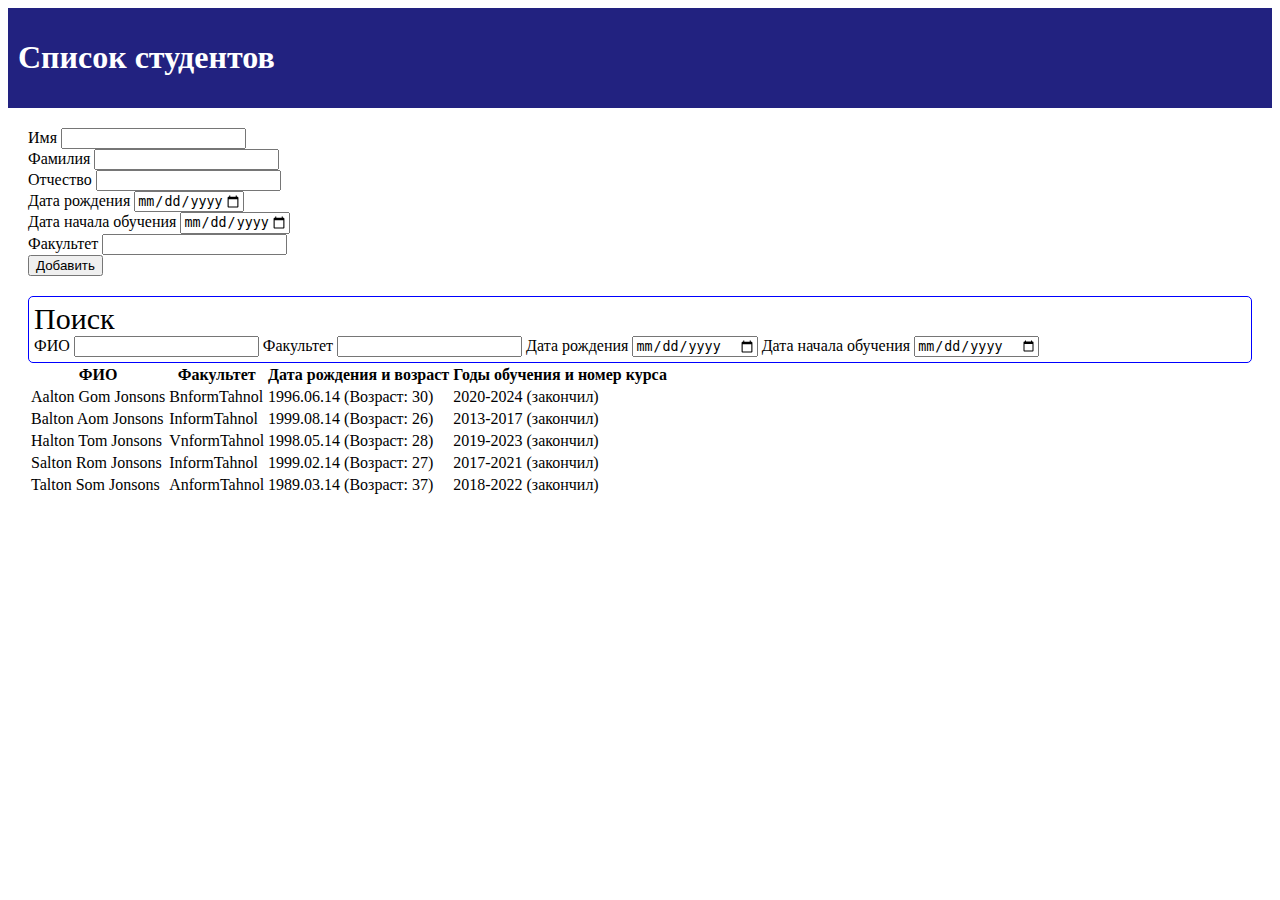
<file: Student_List/index.html>
<!doctype html>
<html lang="ru">

<head>
    <meta charset="utf-8">
    <meta name="viewport" content="width=device-width, initial-scale=1">
    <title>Students</title>
    <link href="https://cdn.jsdelivr.net/npm/bootstrap@5.2.0-beta1/dist/css/bootstrap.min.css" rel="stylesheet"
        integrity="sha384-0evHe/X+R7YkIZDRvuzKMRqM+OrBnVFBL6DOitfPri4tjfHxaWutUpFmBp4vmVor" crossorigin="anonymous">
    <link rel="stylesheet" href="./style/style.css">
    <script defer src="./JS/Student.js"></script>
    <script defer src="./JS/main.js"></script>
</head>

<body>
    <header>
        <h1>Список студентов</h1>
    </header>
    <div class="conteiner">
        <div>
            <form id="addStuent">
                <div class="mb-3">
                    <label for="name" class="form-label">Имя</label>
                    <input type="text" id="name" class="form-control">
                </div>

                <div class="mb-3">
                    <label for="surname" class="form-label">Фамилия</label>
                    <input type="text" id="surname" class="form-control">
                </div>

                <div class="mb-3">
                    <label for="lastname" class="form-label">Отчество</label>
                    <input type="text" id="lastname" class="form-control">
                </div>

                <div class="mb-3">
                    <label for="birthDate" class="form-label">Дата рождения</label>
                    <input type="date" id="birthDate" class="form-control" min="1900-01-01" max="">
                </div>

                <div class="mb-3">
                    <label for="startDate" class="form-label">Дата начала обучения</label>
                    <input type="date" id="startDate" class="form-control" min="2000-01-01" max="">
                </div>

                <div class="mb-3">
                    <label for="faculty" class="form-label">Факультет</label>
                    <input type="text" id='faculty' class="form-control">
                </div>

                <button type="submit" class="btn btn-primary">Добавить</button>
            </form>
        </div>

        <div class="search">
            <div class="searchName">Поиск</div>
            <label for="fioS">ФИО</label>
            <input type="text" id="fioS" class="form-control" data-column="fio">

            <label for="facultyS">Факультет</label>
            <input type="text" id="facultyS" class="form-control" data-column="faculty">

            <label for="birthDateS">Дата рождения</label>
            <input type="date" id="birthDateS" class="form-control" data-column="birthDate">

            <label for="startDateS">Дата начала обучения</label>
            <input type="date" id="startDateS" class="form-control" data-column="startDate">
        </div>

        <div class="tableDiv">
            <table class="table table-striped">
                <thead id="thead">
                    <th data-column="fio">ФИО</th>
                    <th data-column="faculty">Факультет</th>
                    <th data-column="birthDate">Дата рождения и возраст</th>
                    <th data-column="startDate">Годы обучения и номер курса</th>
                </thead>
                <tbody id="student-list">

                </tbody>
            </table>

        </div>
    </div>


    <script src="https://cdn.jsdelivr.net/npm/bootstrap@5.2.0-beta1/dist/js/bootstrap.bundle.min.js"
        integrity="sha384-pprn3073KE6tl6bjs2QrFaJGz5/SUsLqktiwsUTF55Jfv3qYSDhgCecCxMW52nD2"
        crossorigin="anonymous"></script>
</body>

</html>
</file>
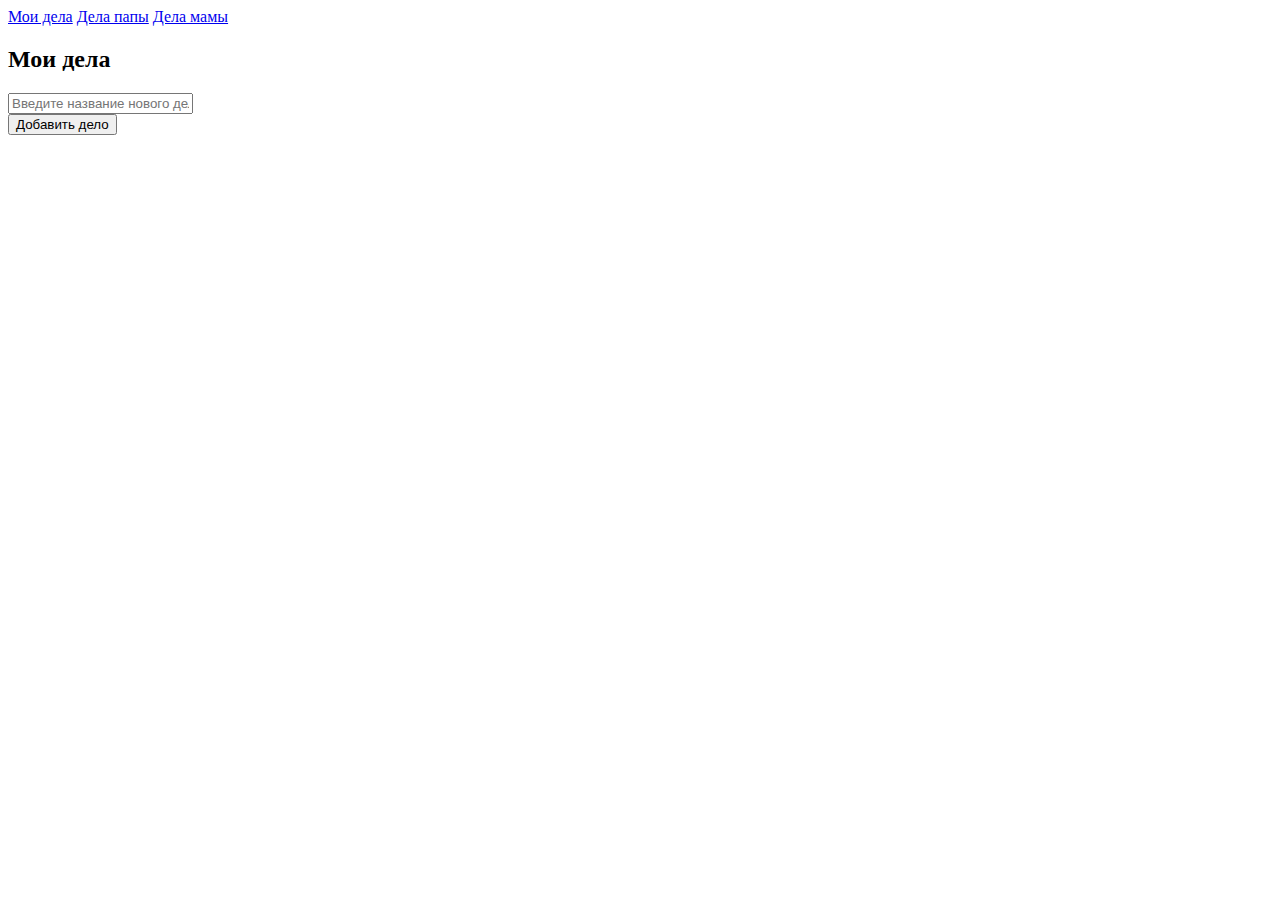
<file: TODOclient/index.html>
<!DOCTYPE html>
<html lang="en">
<head>
    <title>TODO</title>
    <meta charset="UTF-8">
    <meta http-equiv="X-UA-Compatible" content="IE=edge">
    <meta name="viewport" content="width=device-width, initial-scale=1.0">
    <link rel="stylesheet" href="https://cdn.jsdelivr.net/npm/bootstrap@4.5.3/dist/css/bootstrap.min.css" integrity="sha384-TX8t27EcRE3e/ihU7zmQxVncDAy5uIKz4rEkgIXeMed4M0jlfIDPvg6uqKI2xXr2" crossorigin="anonymous">
    <script defer src="./todo-app.js"></script>
    <script>
        document.addEventListener('DOMContentLoaded', function() {
            createTodoApp(document.getElementById('todo-app'), 'Мои дела', 'Я');
        });
    </script>
</head>
<body>
    <div class="container mb-5">
        <nav class="nav">
            <a href="index.html" class="nav-link">Мои дела</a>
            <a href="dad.html" class="nav-link">Дела папы</a>
            <a href="mom.html" class="nav-link">Дела мамы</a>
        </nav>
    </div>
    <div id="todo-app" class="container"></div>
     
</body>
</html>
</file>
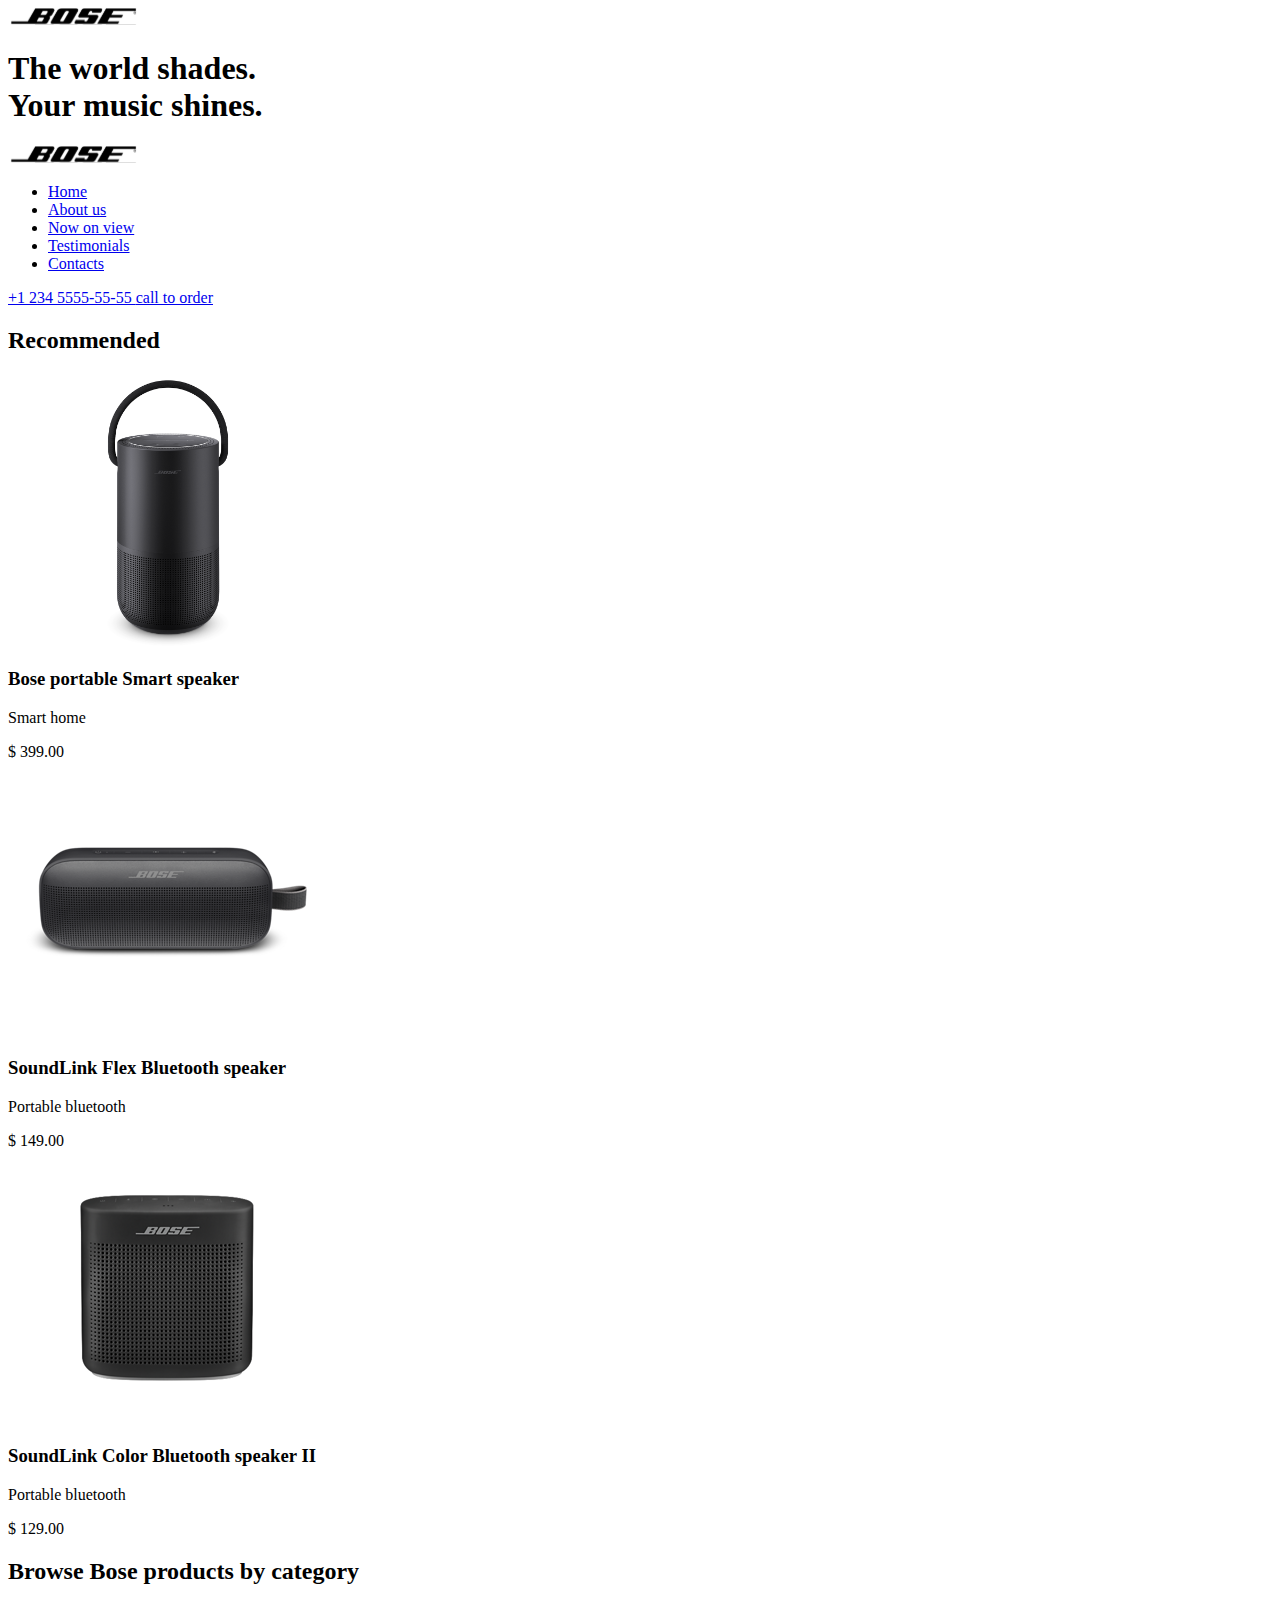
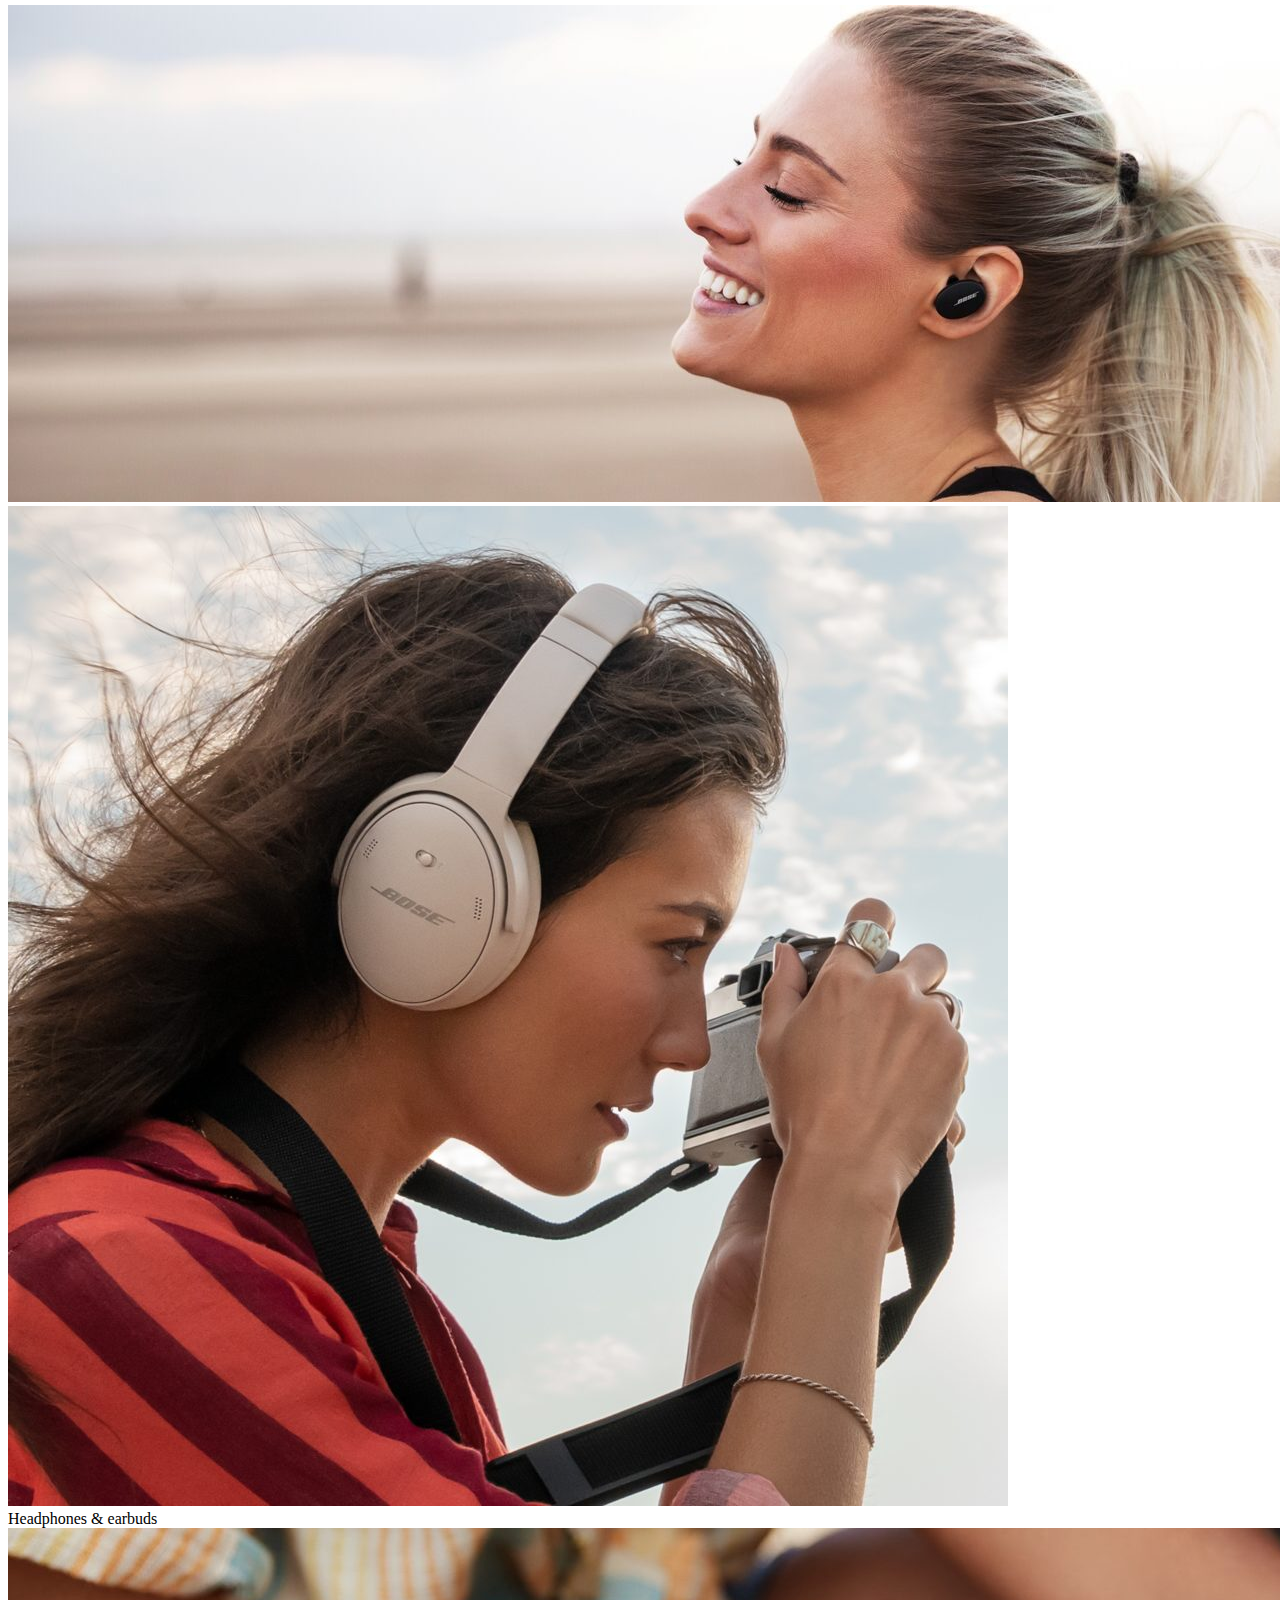
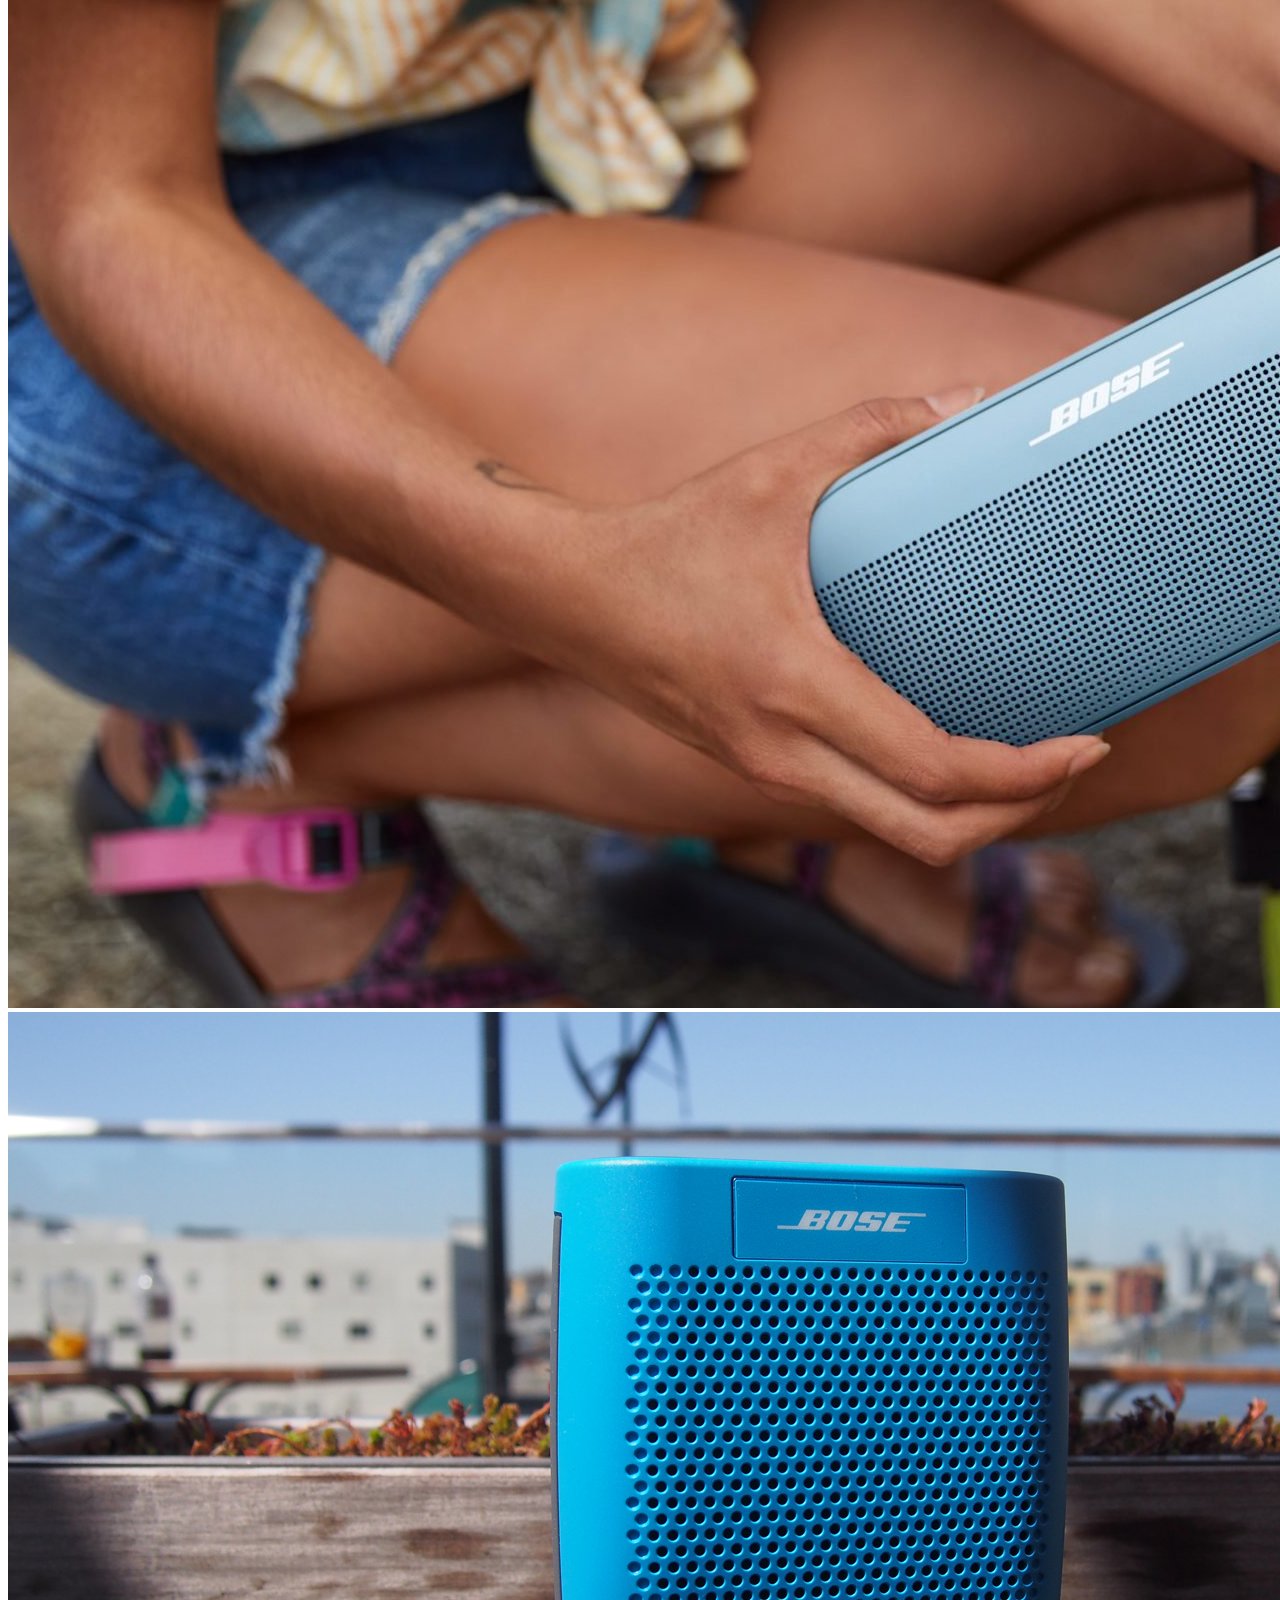
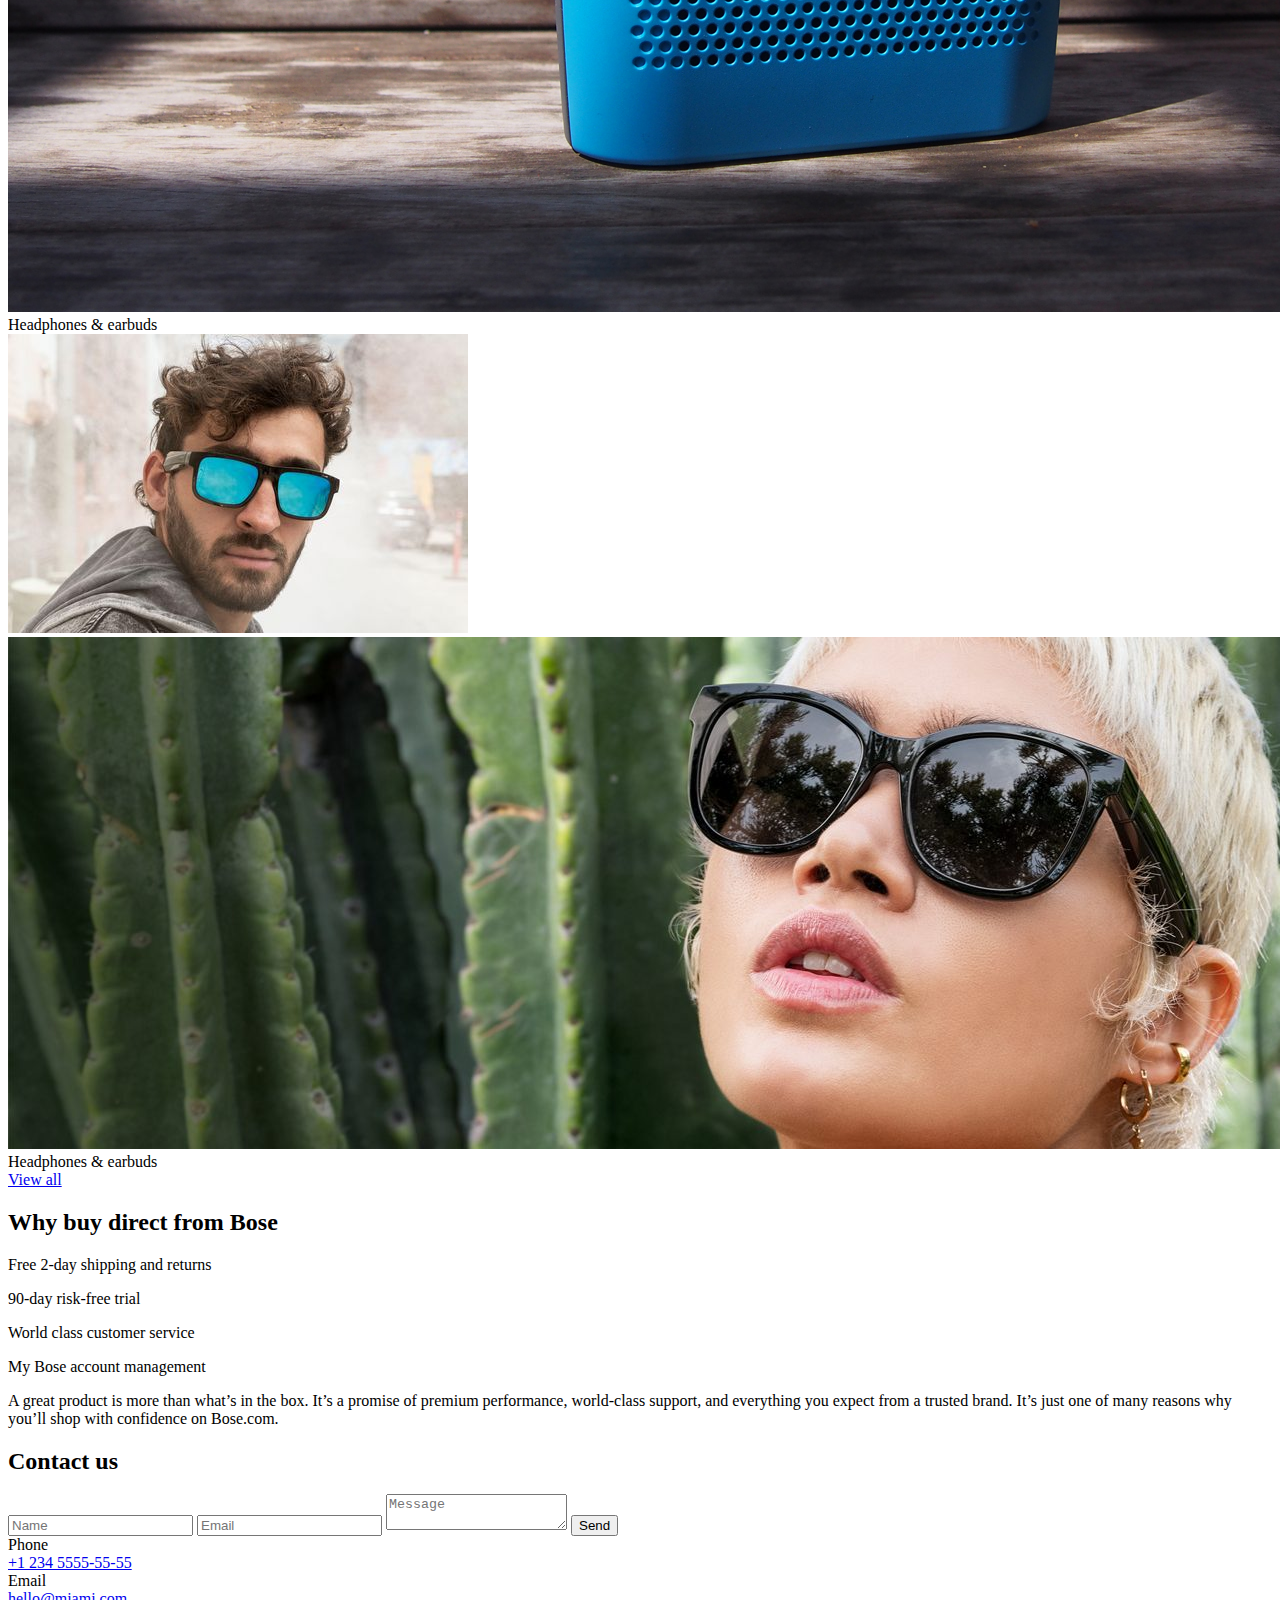
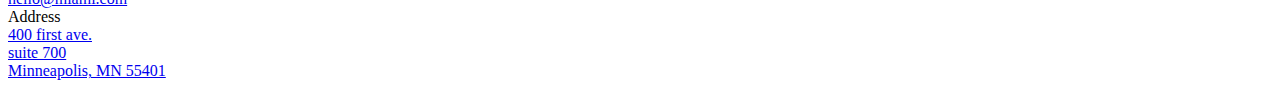
<file: Landing/src/index.html>
<!DOCTYPE html>
<html lang="en" class="page">
  <head>
    <meta charset="UTF-8">
    <meta name="viewport" content="width=device-width, initial-scale=1.0">
    <title>BOSE</title>
    <link rel="preconnect" href="https://fonts.googleapis.com">
    <link
      rel="preconnect"
      href="https://fonts.gstatic.com"
    >
    <link href="https://fonts.googleapis.com/css2?family=Inter:wght@400;700;800&display=swap" rel="stylesheet">
    <link rel="stylesheet" href="./styles/main.scss">
    <link rel="icon" href="./images/header__boso/Logo.svg">
    <script src="scripts/main.js" defer></script>
  </head>
  <body class="page__body">
    <header class="header page__section">
      <div class="container">
        <div class="header__content">
          <div class="top-actions">
            <a href="#" class="logo">
              <img
                class="logo__image"
                src="./images/header__boso/Logo.svg"
                alt="BOSE"
            >
            </a>
            <div class="header__icon">
              <a
                href="tel:+1 234 5555-55-55"
                class="icon icon--phone header__call"
              >
              </a>
              <a
                href="#menu"
                class="icon icon--menu"
              >
              </a>
            </div>
          </div>
          <h1 class="header__title">
            The world shades.
            <br>
            Your music shines.
          </h1>
        </div>
      </div>
    </header>

    <nav class="page__menu menu" id="menu">
      <div class="container">
        <div class="menu__content">
          <div class="menu__top top-actions">
            <a href="/" class="logo">
              <img
                class="logo__image"
                src="./images/header__boso/Logo.svg"
                alt="BOSE"
               >
            </a>

            <a
            href="#"
            class="icon icon--cross"
            >
            </a>
          </div>

          <ul class="menu__list">
            <li class="menu__item">
              <a href="#" class="menu__link">Home</a>
            </li>

            <li class="menu__item">
              <a href="#about-us" class="menu__link">About us</a>
            </li>

            <li class="menu__item">
              <a href="#now-on-new" class="menu__link">Now on view</a>
            </li>

            <li class="menu__item">
              <a href="#testimonials" class="menu__link">Testimonials</a>
            </li>

            <li class="menu__item">
              <a href="#contacts" class="menu__link">Contacts</a>
            </li>
          </ul>

          <a
            href="tel:+1 234 5555-55-55"
            class="menu__call menu__call--phone"
          >
            +1 234 5555-55-55
          </a>
          <a
            href="tel:+1 234 5555-55-55"
            class="menu__call menu__call--action"
          >
            call to order
          </a>
          <div class="menu__space"></div>

        </div>
      </div>
    </nav>

    <main>
      <section class="page__section recommended" id="about-us">
        <div class="container">
          <h2 class="page__section-title">Recommended</h2>
          <div class="grid grid--desktop grid--justify-centre">
            <div class="recommended__item grid__item grid__item--tablet-2-5 grid__item--desktop-1-4">
              <div class="recommend">
                <img
                  src="./images/main__boso/rec1a.png"
                  alt="Bose portable Smart speaker"
                  class="recommend__photo"
                >
                <h3 class="recommend__name">Bose portable Smart speaker</h3>
                <p class="recommend__about">Smart home</p>
                <div class="recommend__price">$ 399.00</div>
              </div>
            </div>

            <div class="recommended__item grid__item grid__item--tablet-2-5 grid__item--desktop-5-8">
              <div class="recommend">
                <img
                  src="./images/main__boso/rec2.png"
                  alt="Bose portable Smart speaker"
                  class="recommend__photo"
                >
                <h3 class="recommend__name">SoundLink Flex Bluetooth speaker</h3>
                <p class="recommend__about">Portable bluetooth</p>
                <div class="recommend__price">$ 149.00</div>
              </div>
            </div>

            <div class="recommended__item  grid__item grid__item--tablet-2-5 grid__item--desktop-9-12">
              <div class="recommend">
                <img
                  src="./images/main__boso/rec3.png"
                  alt="Bose portable Smart speaker"
                  class="recommend__photo"
                >
                <h3 class="recommend__name">SoundLink Color Bluetooth speaker II</h3>
                <p class="recommend__about">Portable bluetooth</p>
                <div class="recommend__price">$ 129.00</div>
              </div>
            </div>
          </div>
        </div>
      </section>

      <section class="page__section category" id="now-on-new">
        <div class="container">
          <h2 class="page__section-title">Browse Bose products by category</h2>
          <div class="category__products products">
            <div class="products__photos">
              <div class="grid">
                <div class="grid__item grid__item--tablet-1-4 grid__item--desktop-1-8 ">
                  <div class="products__photo--container">
                    <img
                      src="./images/main__boso/1.jfif"
                      alt="photo 1"
                      class="products__photo"
                    >
                  </div>
                </div>
                <div class="grid__item grid__item--tablet-5-6 grid__item--desktop-9-12">
                  <div class="products__photo--container">
                    <img
                    src="./images/main__boso/2.png"
                      alt="photo 2"
                      class="products__photo"
                    >
                  </div>
                </div>
              </div>
            </div>
            <div class="products__description">
              Headphones & earbuds
            </div>
          </div>

          <div class="category__products products">
            <div class="products__photos">
              <div class="grid">
                <div class="grid__item grid__item--tablet-1-4 grid__item--desktop-1-8">
                  <div class="products__photo--container">
                    <img
                      src="./images/main__boso/3.png"
                      alt="photo 1"
                      class="products__photo"
                    >
                  </div>
                </div>
                <div class="grid__item grid__item--tablet-5-6 grid__item--desktop-9-12">
                  <div class="products__photo--container">
                    <img
                    src="./images/main__boso/4.png"
                      alt="photo 2"
                      class="products__photo"
                    >
                  </div>
                </div>
              </div>
            </div>
            <div class="products__description">
              Headphones & earbuds
            </div>
          </div>

          <div class="category__products products">
            <div class="products__photos">
              <div class="grid">
                <div class="grid__item grid__item--tablet-1-2 grid__item--desktop-1-4 ">
                  <div class="products__photo--container">
                    <img
                      src="./images/main__boso/5.png"
                      alt="photo 1"
                      class="products__photo"
                    >
                  </div>
                </div>
                <div class="grid__item grid__item--tablet-3-6 grid__item--desktop-5-12">
                  <div class="products__photo--container">
                    <img
                    src="./images/main__boso/6.jfif"
                      alt="photo 2"
                      class="products__photo"
                    >
                  </div>
                </div>
              </div>
            </div>
            <div class="products__description">
              Headphones & earbuds
            </div>
          </div>

          <div class="grid grid--desktop">
            <div class="grid__item grid__item--tablet-2-5 grid__item--desktop-5-8">
              <a
                href="#"
                class="button"
              >
                View all
              </a>

            </div>
          </div>

        </div>
      </section>

      <section class="page__section buy" id="testimonials">
        <div class="container">
          <div class="grid grid--desktop">
            <div class="grid__item grid__item--tablet-1-3 grid__item--desktop-1-5">
              <h2 class="page__section-title buy__title">
                Why buy direct from Bose
              </h2>
            </div>
            <div class="grid__item grid__item--tablet-4-6 grid__item--desktop-6-12">
              <p class="buy__paragraph buy__paragraph--advantages">Free 2-day shipping and returns</p>
              <p class="buy__paragraph buy__paragraph--advantages">90-day risk-free trial</p>
              <p class="buy__paragraph buy__paragraph--advantages">World class customer service</p>
              <p class="buy__paragraph buy__paragraph--advantages">My Bose account management</p>
              <p class="buy__paragraph">A great product is more than what’s in the box. It’s a promise of premium performance, world-class support, and everything you expect from a trusted brand. It’s just one of many reasons why you’ll shop with confidence on Bose.com.</p>
            </div>
          </div>
        </div>
      </section>

      <section class="page__section contacts" id="contacts">
        <div class="container">
          <h2 class="page__section-title">Contact us</h2>

          <div class="grid grid--desktop">
            <div class="grid__item grid__item--tablet-1-3 grid__item--desktop-1-5">
              <form
                action="post"
              >
                <input
                  name="name"
                  type="text"
                  placeholder="Name"
                  class="contacts__field form-field"
                  required
                >
                <input
                  name="email"
                  type="email"
                  placeholder="Email"
                  class="contacts__field form-field"
                  required
                >
                <textarea
                  name="message"
                  placeholder="Message"
                  class="
                    contacts__field
                    contacts__field--last
                    form-field
                    form-field--textarea
                  "
                  required
                ></textarea>

                <button type="submit" class="button button--primary">
                  Send
                </button>
              </form>
            </div>

            <div class="grid__item grid__item--tablet-4-6 grid__item--desktop-8-12">
              <div class="contacts__info">
                <div class="contacts__info-title">
                  Phone
                </div>
                <a
                  href="tel: +1 234 5555-55-55"
                  class="contacts__info-link"
                >
                  +1 234 5555-55-55
                </a>
              </div>

              <div class="contacts__info">
                <div class="contacts__info-title">
                  Email
                </div>
                <a
                  href="mailto: hello@miami.com"
                  class="contacts__info-link"
                >
                  hello@miami.com
                </a>
              </div>

              <div class="contacts__info">
                <div class="contacts__info-title">
                  Address
                </div>
                <a
                  target="_blank"
                  href="https://goo.gl/maps/moFJCRtW9fu7xjZM9"
                  class="contacts__info-link"
                >
                  400 first ave.
                  <br>
                  suite 700
                  <br>
                  Minneapolis, MN 55401
                </a>
              </div>
            </div>


          </div>
        </div>
      </section>
    </main>

    <footer class="footer"></footer>
  </body>
</html>
</file>
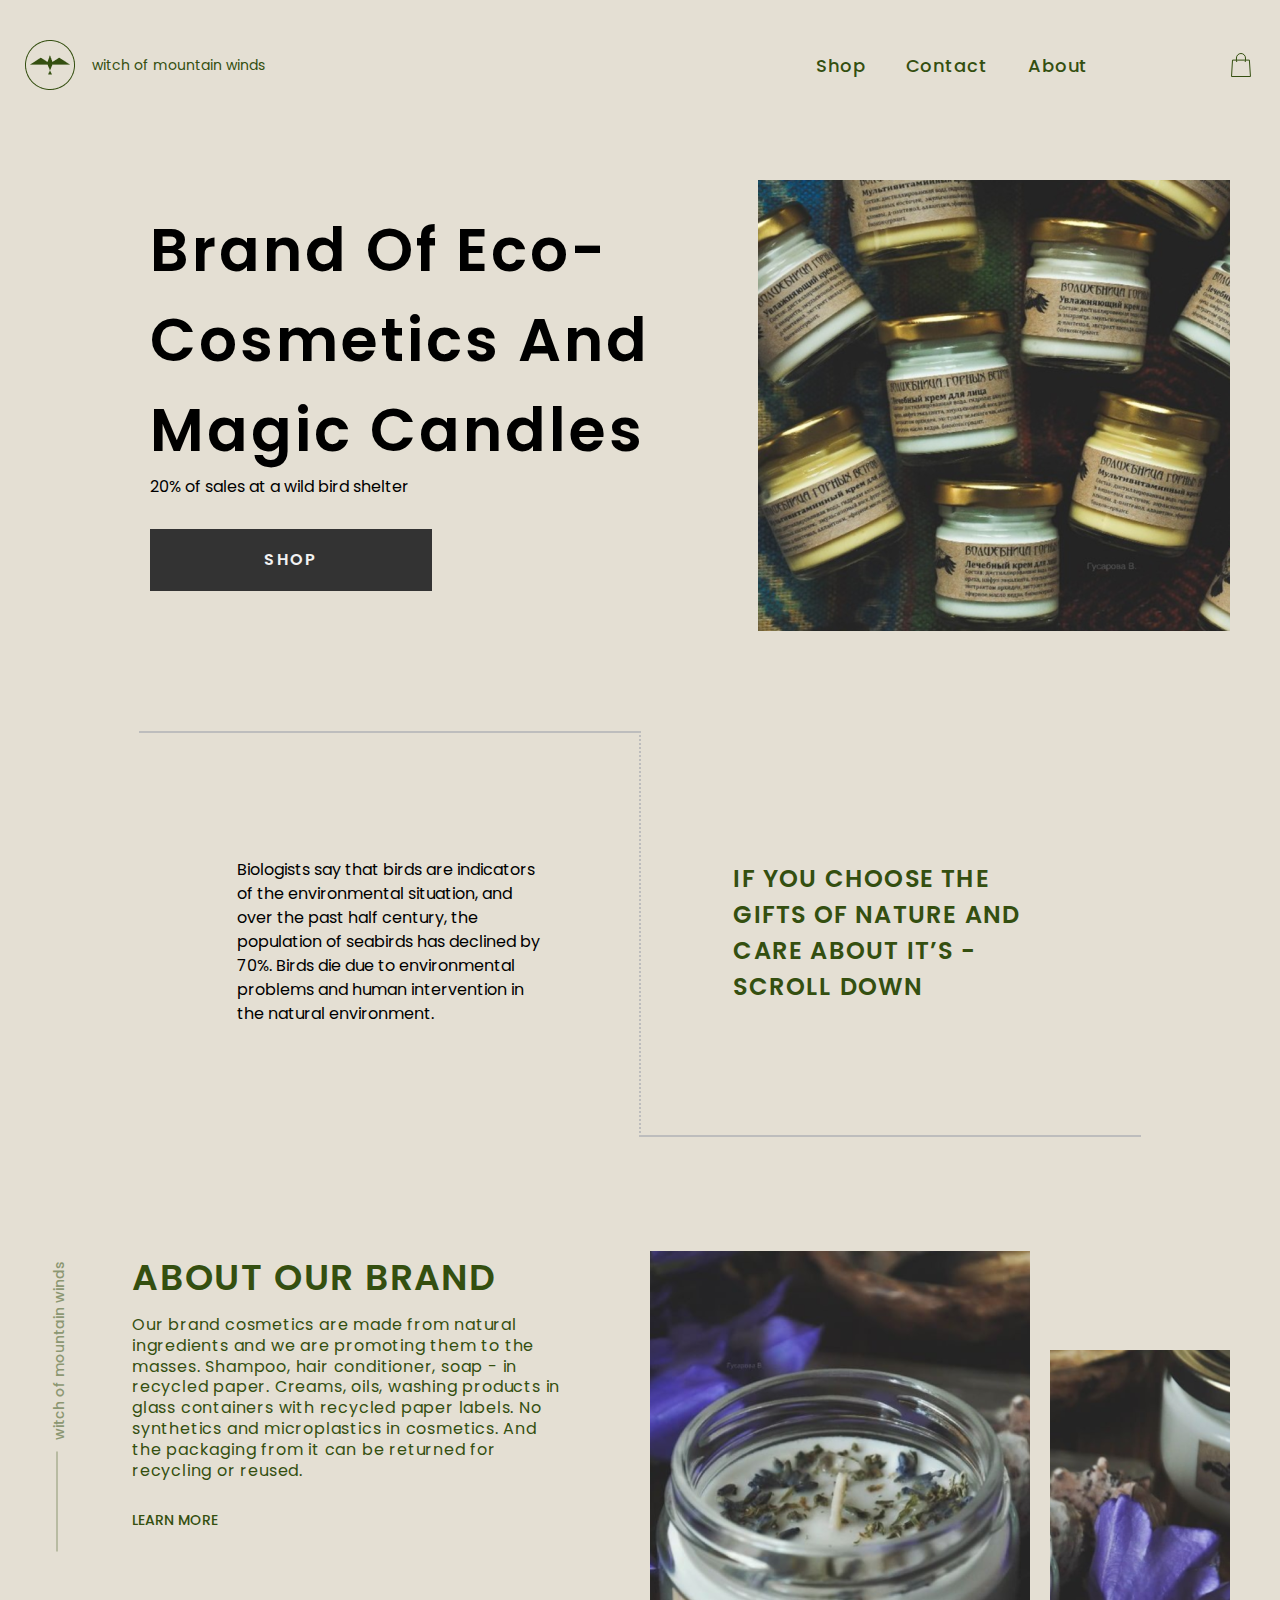
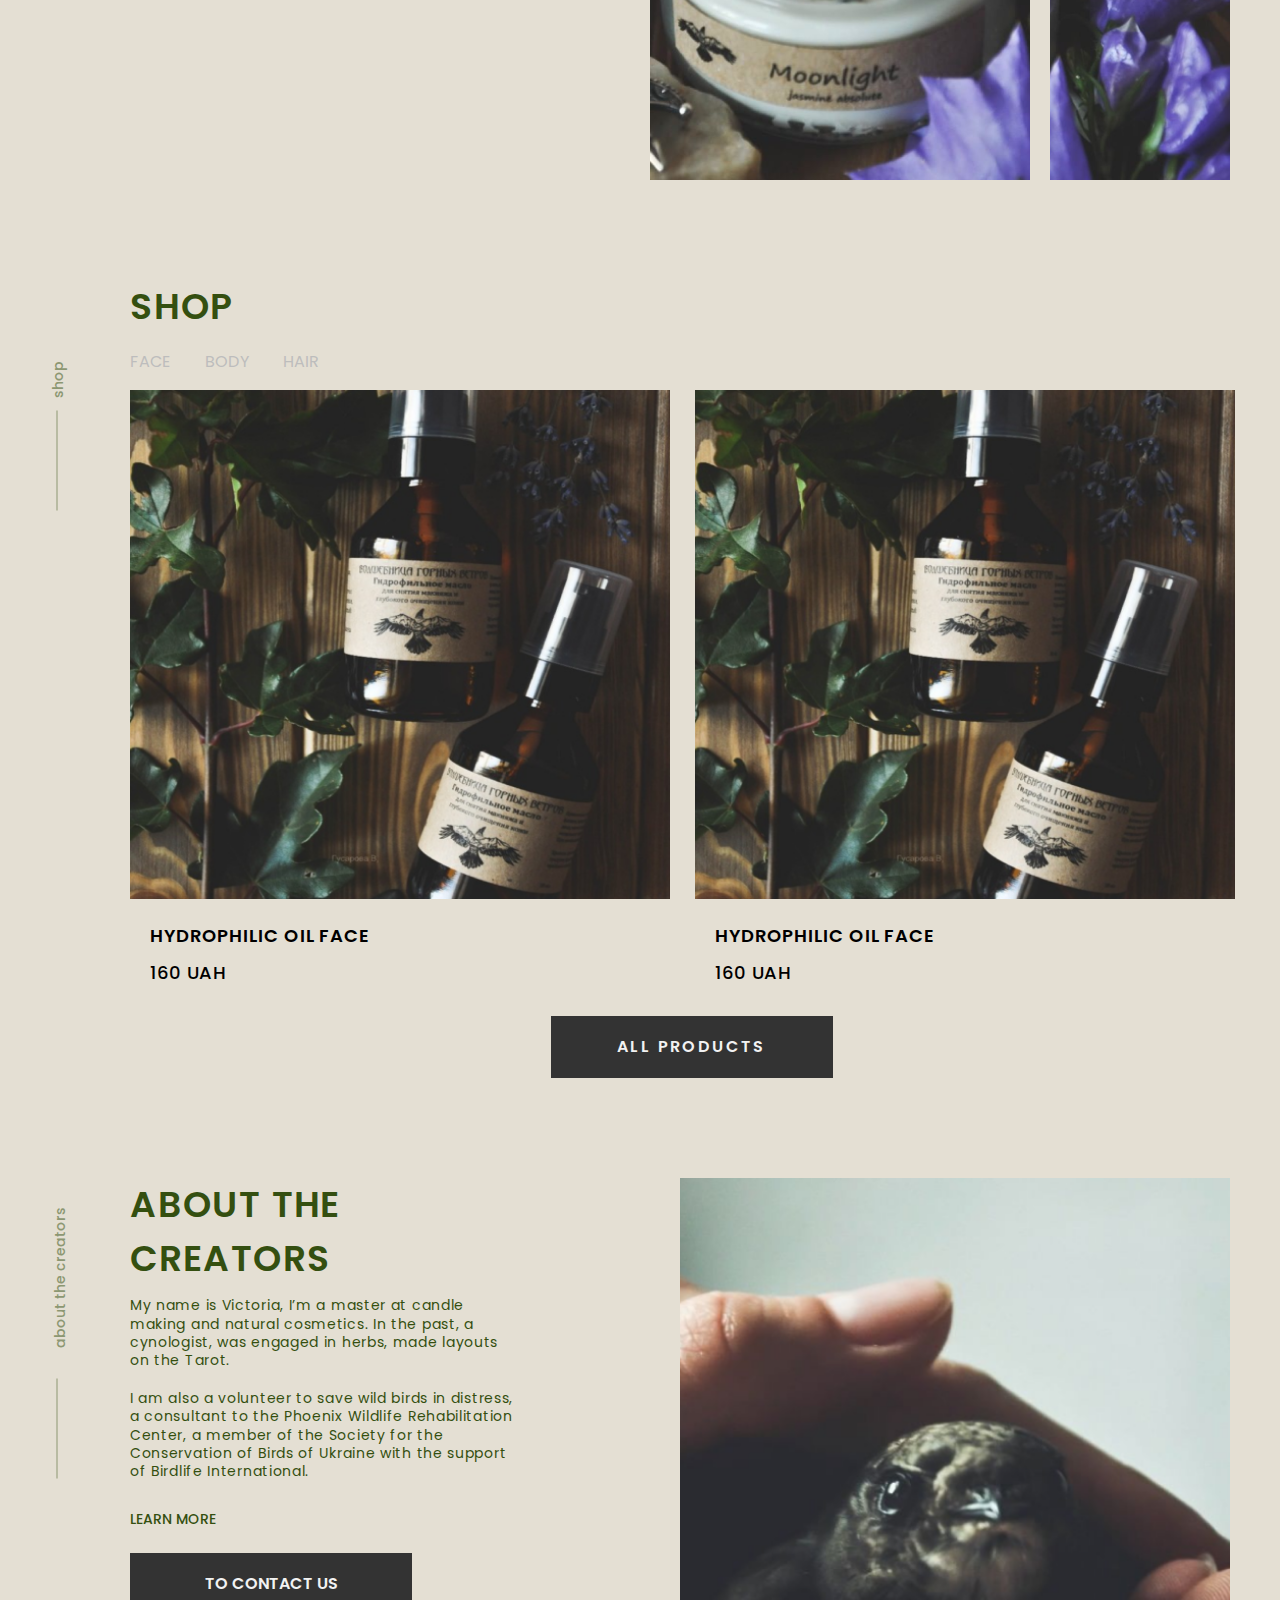
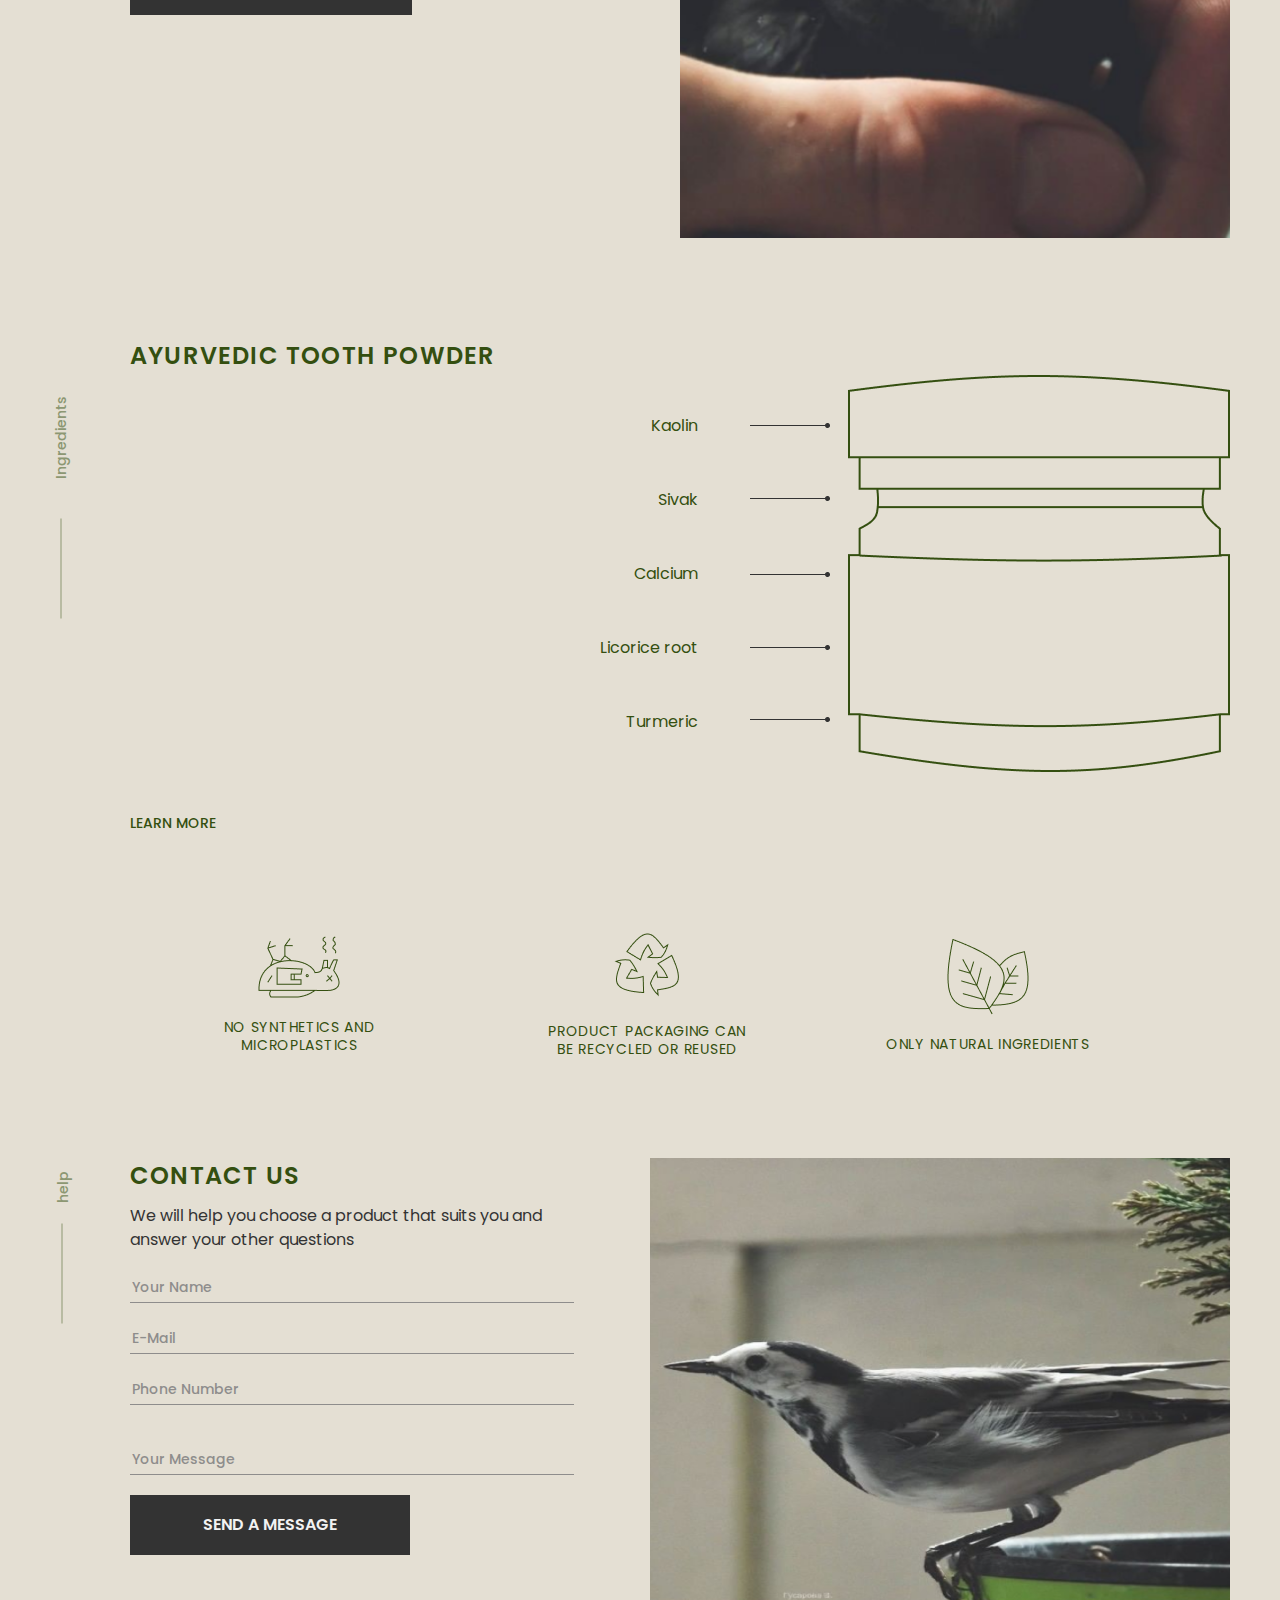
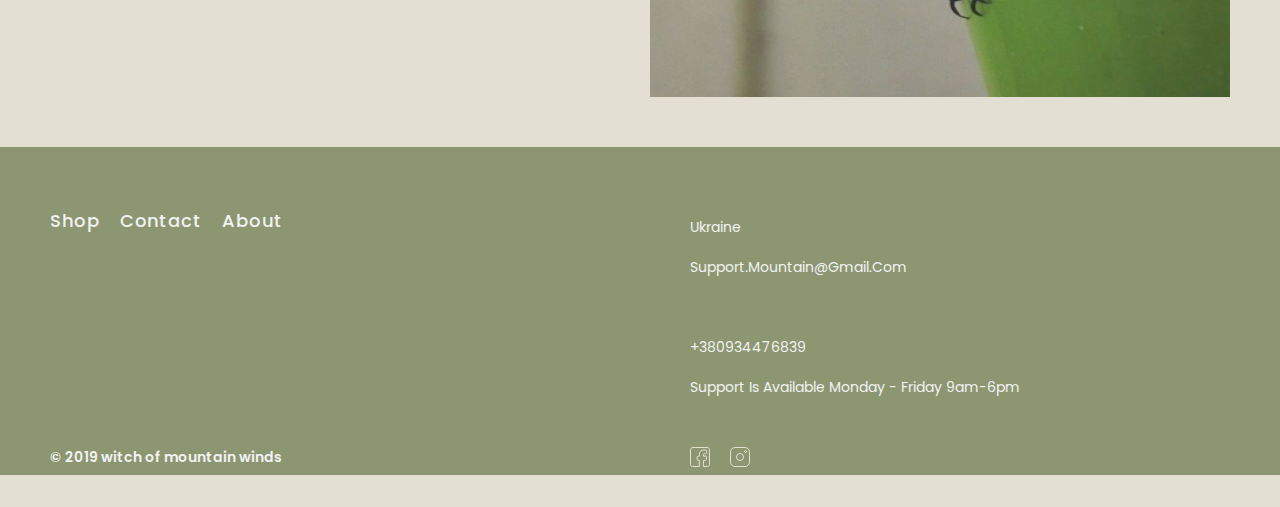
<file: landing_cosmetics/src/index.html>
<!DOCTYPE html>
<html lang="en">
  <head>
    <meta charset="UTF-8">
    <meta name="viewport" content="width=device-width, initial-scale=1.0">
    <title>Eco Brand</title>
    <link
      rel="icon"
      type="image/x-icon"
      href="./images/icons/logo.svg"
    >
    <link rel="stylesheet" href="./styles/styles.css">
    <link rel="preconnect" href="https://fonts.googleapis.com">
    <link rel="preconnect" href="https://fonts.gstatic.com">
    <link href="https://fonts.googleapis.com/css2?family=Poppins:wght@400;500;600&display=swap" rel="stylesheet">
    <script type="module" src="scripts/main.js"></script>
  </head>
  <body class="page">


    <header class="header">
      <a href="#menu" class="header__burger-logo">

      </a>

      <a href="./index.html">
        <p id="logo" class="p-small">witch of mountain winds</p>
      </a>

      <nav class="header__nav nav" id="menu">
        <a href="#" class="nav__close"></a>

        <ul class="nav__ul" >
          <a href="./prodcuct-page.html" class="li-link">
            <li class="nav__li p3">Shop</li>
          </a>
          <a href="#contact" class="li-link">
            <li class="nav__li p3">Contact</li>
          </a>
          <a href="#about" class="li-link">
            <li class="nav__li p3">About</li>
          </a>
        </ul>
      </nav>

      <div class="header__card"></div>
    </header>

    <main class="main">
      <section class="hero">
        <div class="hero__img">
        </div>

        <div class="hero__descriptions">
          <h4 class="h4">Brand of eco-cosmetics and magic candles</h4>

          <p class="p1">20% of sales at a wild bird shelter</p>

          <a href="./prodcuct-page.html" class="hero__btn p-btn">shop</a>
        </div>
      </section>

      <section class="rich-text">
        <div class="rich-text__major">
          <h5 class="h5">if you choose the gifts of nature and care about it’s - scroll down</h5>
        </div>

        <div class="rich-text__minor">
          <p class="p1">Biologists say that birds are indicators of the environmental situation, and over the past half century, the population of seabirds has declined by 70%. Birds die due to environmental problems and human intervention in the natural environment.</p>
        </div>
      </section>

      <section class="about" id="about">
        <div class="about__description">
          <h4 class="h4">about our brand</h4>
          <p class="p2">Our brand cosmetics are made from natural ingredients and we are promoting them to the masses. Shampoo, hair conditioner, soap - in recycled paper. Creams, oils, washing products in glass containers with recycled paper labels. No synthetics and microplastics in cosmetics. And the packaging from it can be returned for recycling or reused.</p>
          <a href="./prodcuct-page.html" class="about__btn">LEARN MORE</a>
        </div>

        <div class="about__imgs">
          <img
            src="./images/photos/desktop/about.png"
            alt="product"
            class="about__img"
          >

          <img
            src="./images/photos/desktop/about-slim.png"
            alt="product"
            class="about__img"
          >
        </div>
      </section>

      <section class="products">
        <h4 class="products__title h4">shop</h4>

        <div class="products__links-row">
          <a href="#face" class="products__link">face</a>
          <a href="#body" class="products__link">body</a>
          <a href="#hair" class="products__link">hair</a>
        </div>

        <div class="products__cards cards">
          <div class="cards__product-item" id="face">
            <img
              src="./images/photos/product-1.png"
              alt="product"
              class="cards__img"
            >

            <h5 class="cards__title h5">Hydrophilic oil FACE</h5>

            <p class="cards__price p3">160 UAH</p>
          </div>

          <div class="cards__product-item">
            <img
              src="./images/photos/product-1.png"
              alt="product"
              class="cards__img"
            >

            <h5 class="cards__title h5">Hydrophilic oil FACE</h5>

            <p class="cards__price p3">160 UAH</p>
          </div>

          <div class="cards__product-item" id="body">
            <img
              src="./images/photos/product-1.png"
              alt="product"
              class="cards__img"
            >

            <h5 class="cards__title h5">Hydrophilic oil BODY</h5>

            <p class="cards__price p3">160 UAH</p>
          </div>

          <div class="cards__product-item">
            <img
              src="./images/photos/product-1.png"
              alt="product"
              class="cards__img"
            >

            <h5 class="cards__title h5">Hydrophilic oil BODY</h5>

            <p class="cards__price p3">160 UAH</p>
          </div>

          <div class="cards__product-item" id="hair">
            <img
              src="./images/photos/product-1.png"
              alt="product"
              class="cards__img"
            >

            <h5 class="cards__title h5">Hydrophilic oil</h5>

            <p class="cards__price p3">160 UAH</p>
          </div>

          <div class="cards__product-item">
            <img
              src="./images/photos/product-1.png"
              alt="product"
              class="cards__img"
            >

            <h5 class="cards__title h5">Hydrophilic oil</h5>

            <p class="cards__price p3">160 UAH</p>
          </div>
        </div>

        <a href="./prodcuct-page.html" class="products__btn p-btn">all products</a>
      </section>

      <section class="creators">
        <div class="creators__description">
          <h4 class="h4">about the creators</h4>
          <p class="p2">My name is Victoria, I’m a master at candle making and natural cosmetics. In the past, a cynologist, was engaged in herbs, made layouts on the Tarot.</p>
          <p class="p2">I am also a volunteer to save wild birds in distress, a consultant to the Phoenix Wildlife Rehabilitation Center, a member of the Society for the Conservation of Birds of Ukraine with the support of Birdlife International.</p>
          <a href="./prodcuct-page.html" class="creators__btn">LEARN MORE</a>
          <a href="#contact" class="creators__btn2">to contact us</a>
        </div>

        <div class="creators__imgs">
          <img
            src="./images/photos/desktop/creators.png"
            alt="product"
            class="creators__img"
          >
        </div>
      </section>

      <section class="ayurvedic">
        <h4 class="h4 ayurvedic__title">Ayurvedic Tooth Powder</h4>

        <div class="ayurvedic__consist">
          <div class="ayurvedic__consist-items">
            <p class="p1 ayurvedic__consist-item">Kaolin</p>
            <p class="p1 ayurvedic__consist-item">Sivak</p>
            <p class="p1 ayurvedic__consist-item">Calcium</p>
            <p class="p1 ayurvedic__consist-item">Licorice root</p>
            <p class="p1 ayurvedic__consist-item">Turmeric</p>
          </div>

          <div class="ayurvedic__img"></div>
        </div>

        <a href="./prodcuct-page.html" class="ayurvedic__btn">LEARN MORE</a>
      </section>

      <section class="benefits">
        <article class="benefits__item">
          <img
            src="./images/icons/fabric.png"
            alt="benefit"
            class="benefits__img"
          >
          <p class="benefits__title p2">No synthetics and microplastics</p>
        </article>

        <article class="benefits__item">
          <img
            src="./images/icons/recycle.png"
            alt="benefit"
            class="benefits__img"
          >
          <p class="benefits__title p2">product packaging can be recycled or reused</p>
        </article>

        <article class="benefits__item">
          <img
            src="./images/icons/leaf.png"
            alt="benefit"
            class="benefits__img"
          >
          <p class="benefits__title p2">only natural ingredients</p>
        </article>
      </section>

      <section class="contact" id="contact">
        <div class="contact__description">
          <h4 class="h4 contact__title">contact us</h4>
          <p class="p1 contact__info">We will help you choose a product that suits you and answer your other questions</p>

          <form
            action="#"
            class="contact__form form"
            method="get"
            id="form"
          >
            <input
              type="text"
              placeholder="Your Name"
              name="name"
              class="form__name form__input"
              required

            >
            <input
              type="email"
              placeholder="E-Mail"
              name="email"
              class="form__email form__input"
              required
            >
            <input
              type="tel"
              placeholder="Phone Number"
              name="phone"
              class="form__phone form__input"
              required
            >
            <input
              type="text"
              placeholder="Your Message"
              name="message"
              class="form__message form__input"
              required
            >
            <input
            type="reset"
            value="SEND A MESSAGE"
            class="form__btn"
            >
          </form>
        </div>

        <div class="contact__imgs">
          <img
            src="./images/photos/desktop/contact.png"
            alt="bird"
            class="contact__img"
          >
        </div>
      </section>
    </main>

    <footer class="footer">

      <nav class="footer__nav nav">
        <a href="#" class="nav__close"></a>

        <ul class="nav__ul" >
          <a href="./prodcuct-page.html" class="li-link">
            <li class="nav__li p3">Shop</li>
          </a>
          <a href="#contact" class="li-link">
            <li class="nav__li p3">Contact</li>
          </a>
          <a href="#about" class="li-link">
            <li class="nav__li p3">About</li>
          </a>
        </ul>
      </nav>

      <div class="footer__icons">
        <a href="https://uk-ua.facebook.com/" target="_blank">
          <img
            src="./images/icons/facebook.svg"
            alt="facebook"
            class="footer__icon"
          >
        </a>
        <a href="https://www.instagram.com/" target="_blank">
          <img
            src="./images/icons/Instagram.svg"
            alt="insta"
            class="footer__icon"
          >
        </a>
      </div>

      <div class="footer__description">
        <p class="p-small">Ukraine<br>support.mountain@gmail.com<a href="tel:380934476839"><br>+380934476839<br></a>Support is available Monday - Friday 9am-6pm</p>
      </div>

      <div class="footer__year">
        <p class="p-decor">© 2019 witch of mountain winds</p>
      </div>
    </footer>

  </body>
</html>
</file>
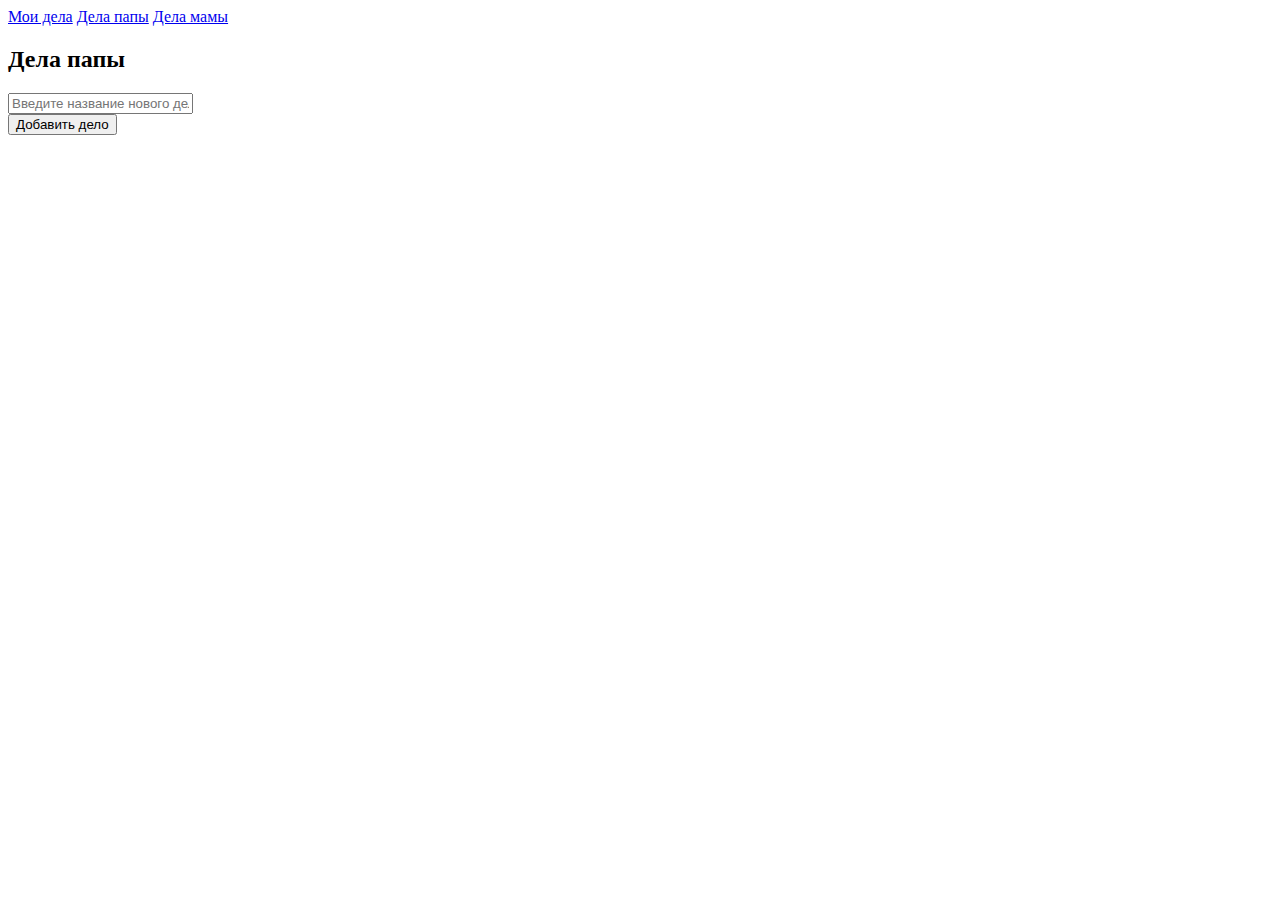
<file: TODOclient/dad.html>
<!DOCTYPE html>
<html lang="en">
<head>
    <title>TODO</title>
    <meta charset="UTF-8">
    <meta http-equiv="X-UA-Compatible" content="IE=edge">
    <meta name="viewport" content="width=device-width, initial-scale=1.0">
    <link rel="stylesheet" href="https://cdn.jsdelivr.net/npm/bootstrap@4.5.3/dist/css/bootstrap.min.css" integrity="sha384-TX8t27EcRE3e/ihU7zmQxVncDAy5uIKz4rEkgIXeMed4M0jlfIDPvg6uqKI2xXr2" crossorigin="anonymous">
    <script defer src="./todo-app.js"></script>
    <script>
        document.addEventListener('DOMContentLoaded', function() {
            createTodoApp(document.getElementById('todo-app'), 'Дела папы', 'Папа');
        })
    </script>
</head>
<body>
    <div class="container mb-5">
        <nav class="nav">
            <a href="index.html" class="nav-link">Мои дела</a>
            <a href="dad.html" class="nav-link">Дела папы</a>
            <a href="mom.html" class="nav-link">Дела мамы</a>
        </nav>
    </div>
    <div id="todo-app" class="container"></div>
     
</body>
</html>
</file>
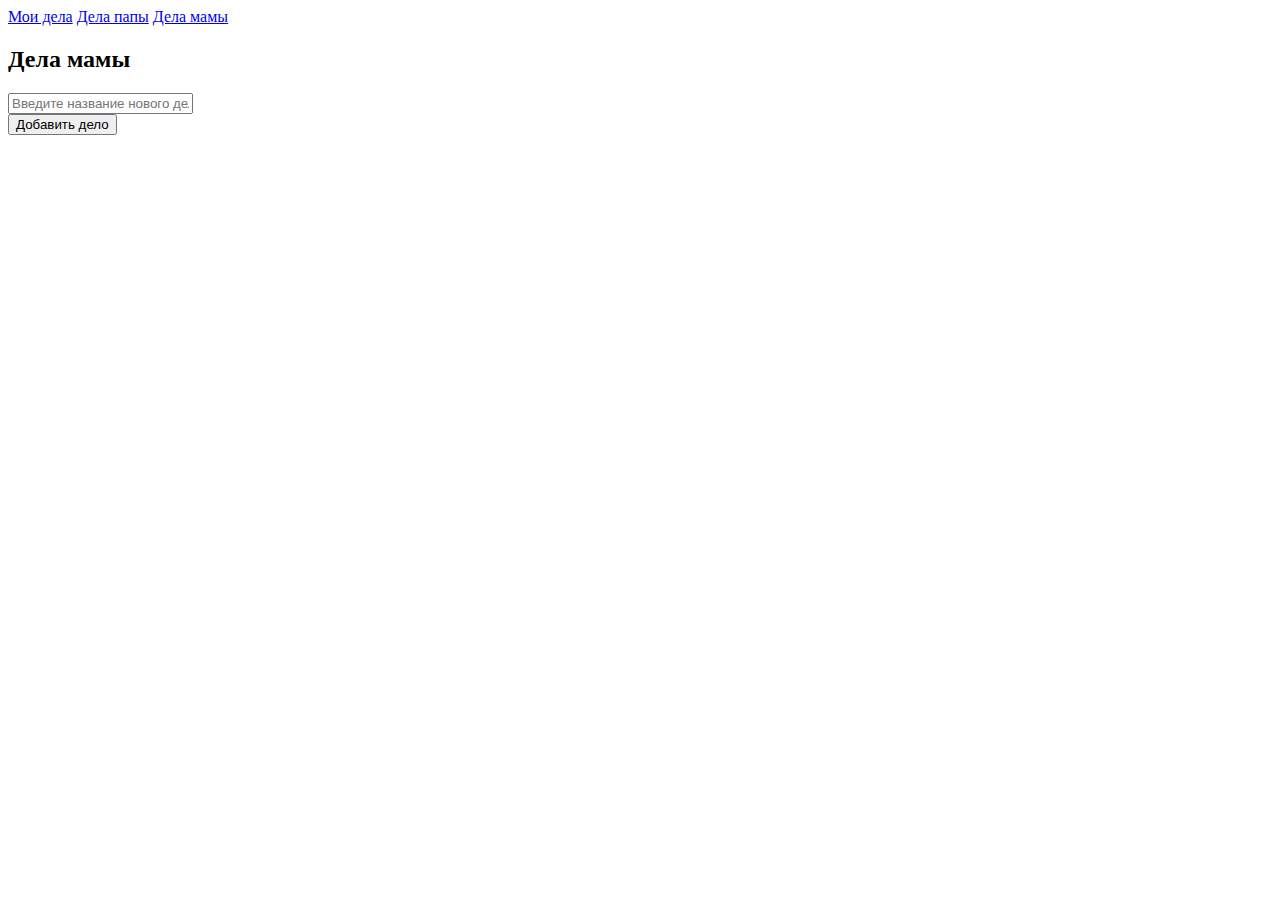
<file: TODOclient/mom.html>
<!DOCTYPE html>
<html lang="en">
<head>
    <title>TODO</title>
    <meta charset="UTF-8">
    <meta http-equiv="X-UA-Compatible" content="IE=edge">
    <meta name="viewport" content="width=device-width, initial-scale=1.0">
    <link rel="stylesheet" href="https://cdn.jsdelivr.net/npm/bootstrap@4.5.3/dist/css/bootstrap.min.css" integrity="sha384-TX8t27EcRE3e/ihU7zmQxVncDAy5uIKz4rEkgIXeMed4M0jlfIDPvg6uqKI2xXr2" crossorigin="anonymous">
    <script defer src="./todo-app.js"></script>
    <script>
        document.addEventListener('DOMContentLoaded', function() {
            createTodoApp(document.getElementById('todo-app'), 'Дела мамы', 'Мама');
        });
    </script>
</head>
<body>
    <div class="container mb-5">
        <nav class="nav">
            <a href="index.html" class="nav-link">Мои дела</a>
            <a href="dad.html" class="nav-link">Дела папы</a>
            <a href="mom.html" class="nav-link">Дела мамы</a>
        </nav>
    </div>
    <div id="todo-app" class="container"></div>
     
</body>
</html>
</file>
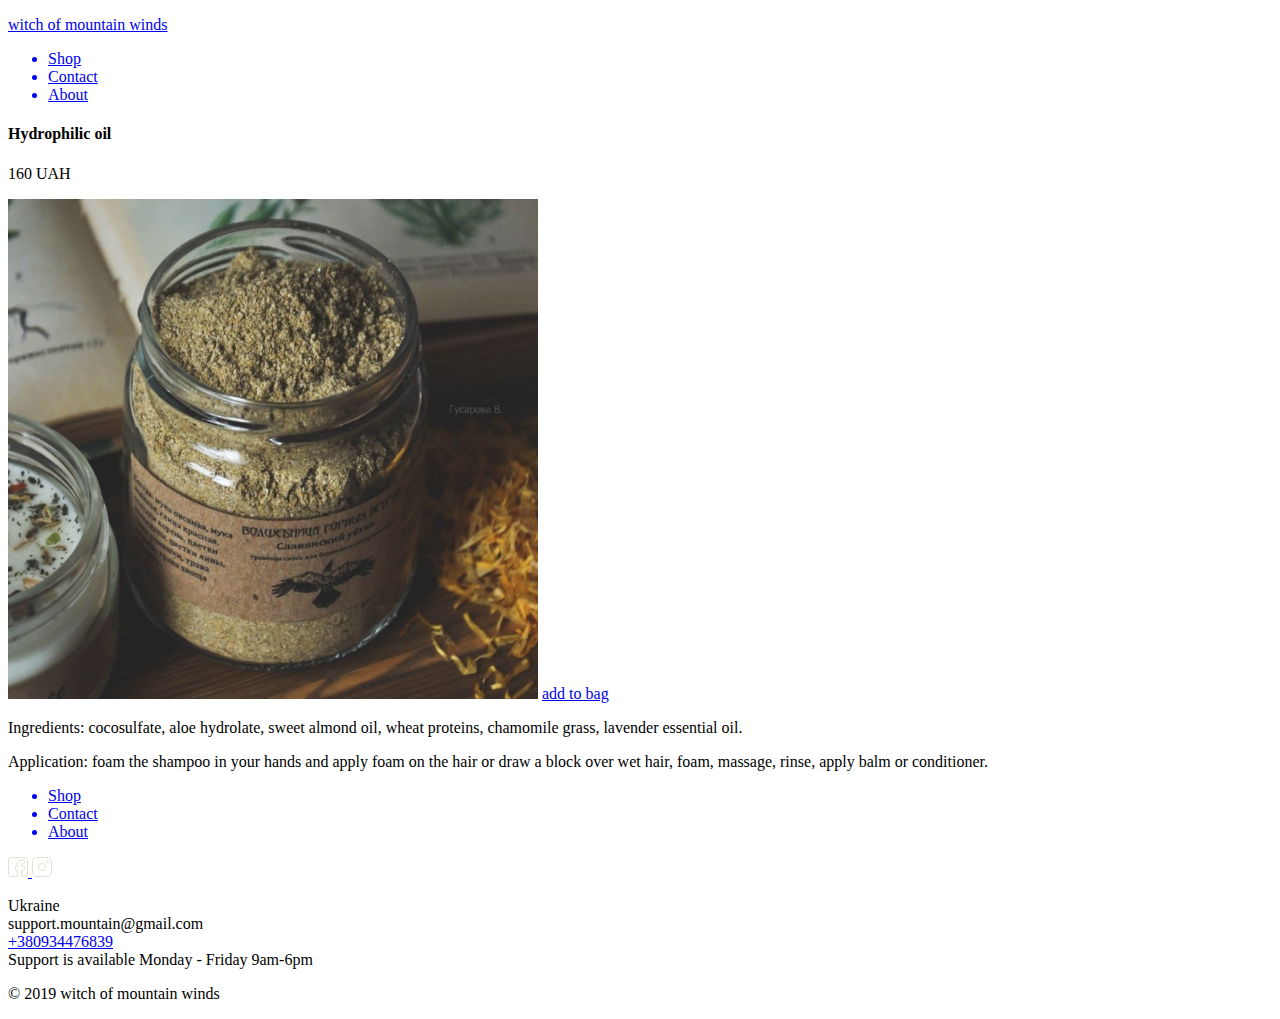
<file: landing_cosmetics/src/prodcuct-page.html>
<!DOCTYPE html>
<html lang="en">
  <head>
    <meta charset="UTF-8">
    <meta http-equiv="X-UA-Compatible" content="IE=edge">
    <meta name="viewport" content="width=device-width, initial-scale=1.0">
    <title>Product-Page</title>
    <link rel="stylesheet" href="./styles/main.scss">
    <link rel="preconnect" href="https://fonts.googleapis.com">
    <link rel="preconnect" href="https://fonts.gstatic.com">
    <link href="https://fonts.googleapis.com/css2?family=Poppins:wght@400;500;600&display=swap" rel="stylesheet">
  </head>
  <body class="product-page">
    <header class="header">
      <a href="#menu" class="header__burger-logo">

      </a>

      <a href="./index.html">
        <p class="p-small">witch of mountain winds</p>
      </a>

      <nav class="header__nav nav" id="menu">
        <a href="#" class="nav__close"></a>

        <ul class="nav__ul" >
          <a href="./prodcuct-page.html" class="li-link">
            <li class="nav__li p3">Shop</li>
          </a>
          <a href="./index.html/#contact" class="li-link">
            <li class="nav__li p3">Contact</li>
          </a>
          <a href="./index.html/#about" class="li-link">
            <li class="nav__li p3">About</li>
          </a>
        </ul>
      </nav>

      <div class="header__card"></div>
    </header>

    <main class="main">
      <section class="product-card">
        <h4 class="h4 product-card__title">Hydrophilic oil</h4>

        <p class="p2 product-card__price">160 UAH</p>

        <img
          src="./images/photos/pruduct-2.png"
          alt="product"
          class="product-card__img"
        >

        <a href="./index.html" class="product-card__btn">add to bag</a>

        <p class="p-small product-card__description"><span class="span">Ingredients:</span> cocosulfate, aloe hydrolate, sweet almond oil, wheat proteins, chamomile grass, lavender essential oil.</p>
        <p class="p-small product-card__description"><span class="span">Application:</span> foam the shampoo in your hands and apply foam on the hair or draw a block over wet hair, foam, massage, rinse, apply balm or conditioner.</p>
      </section>
    </main>

    <footer class="footer">

      <nav class="footer__nav nav">
        <a href="#" class="nav__close"></a>

        <ul class="nav__ul" >
          <a href="#" class="li-link">
            <li class="nav__li p3">Shop</li>
          </a>
          <a href="./index.html/#contact" class="li-link">
            <li class="nav__li p3">Contact</li>
          </a>
          <a href="./index.html/#about" class="li-link">
            <li class="nav__li p3">About</li>
          </a>
        </ul>
      </nav>

      <div class="footer__icons">
        <a href="https://www.instagram.com/">
          <img
            src="./images/icons/facebook.svg"
            alt="facebook"
            class="footer__icon"
          >
        </a>
        <a href="https://www.instagram.com/">
          <img
            src="./images/icons/Instagram.svg"
            alt="insta"
            class="footer__icon"
          >
        </a>
      </div>

      <div class="footer__description">
        <p class="p-small">Ukraine<br>support.mountain@gmail.com<a href="tel:380934476839"><br>+380934476839<br></a>Support is available Monday - Friday 9am-6pm</p>
      </div>

      <div class="footer__year">
        <p class="p-decor">© 2019 witch of mountain winds</p>
      </div>
    </footer>
  </body>
</html>
</file>
<file: Student_List/style/style.css>
header {
    margin-bottom: 20px;
    background: rgba(1, 1, 109, 0.87);
    color:white;
    padding: 10px;
    
}

.conteiner {
    margin: 20px;
}

#addStuent {
    max-width: 500px;
}

.searchName {
    font-size: 30px;
}

.search {
    border: 1px solid blue;
    padding: 5px;
    border-radius: 5px;
    margin-top: 20px;
}

.tableDiv {
    min-height: 500px;

}
</file>
<file: landing_cosmetics/src/styles/styles.css>
html,
body,
div,
span,
applet,
object,
iframe,
h1,
h2,
h3,
h4,
h5,
h6,
p,
blockquote,
pre,
a,
abbr,
acronym,
address,
big,
cite,
code,
del,
dfn,
em,
img,
ins,
kbd,
q,
s,
samp,
small,
strike,
strong,
sub,
sup,
tt,
var,
b,
u,
i,
center,
dl,
dt,
dd,
ol,
ul,
li,
fieldset,
form,
label,
legend,
table,
caption,
tbody,
tfoot,
thead,
tr,
th,
td,
article,
aside,
canvas,
details,
embed,
figure,
figcaption,
footer,
header,
hgroup,
menu,
nav,
output,
ruby,
section,
summary,
time,
mark,
audio,
video {
  margin: 0;
  padding: 0;
  border: 0;
  font-size: 100%;
  font-family: inherit;
  vertical-align: baseline;
}

/* HTML5 display-role reset for older browsers */
article,
aside,
details,
figcaption,
figure,
footer,
header,
hgroup,
menu,
nav,
section {
  display: block;
}

body {
  line-height: 1;
}

ol,
ul {
  list-style: none;
}

blockquote,
q {
  quotes: none;
}

blockquote:before,
blockquote:after,
q:before,
q:after {
  content: "";
}

table {
  border-collapse: collapse;
  border-spacing: 0;
}

.main .product-card__btn, .contact .form__btn, .creators__btn2, .products__btn, .hero__btn {
  display: flex;
  justify-content: center;
  width: 280px;
  height: 60px;
  background-color: #333;
  color: #f2f2f2;
  border: 1px solid #333;
  transition: color 0.5s, background-color 0.5s;
  text-transform: uppercase;
  font-weight: 600;
}

.main .product-card__btn:hover, .contact .form__btn:hover, .creators__btn2:hover, .products__btn:hover, .hero__btn:hover {
  background-color: #e4dfd3;
  color: #333;
}

.products__link {
  color: #bdbdbd;
  text-transform: uppercase;
}

.products__link:hover {
  color: #333;
  text-decoration: underline;
  text-underline-offset: 12px;
  text-decoration-thickness: 2px;
  transition: color 0.5s;
}

.ayurvedic__btn, .creators__btn, .about__btn {
  color: #344f10;
  font-weight: 500;
  font-size: 14px;
  line-height: 130%;
  text-underline-offset: 10px;
}

.ayurvedic__btn:hover, .creators__btn:hover, .about__btn:hover {
  text-decoration: underline;
  text-decoration-thickness: 1px;
}

html {
  font-family: "Poppins", sans-serif;
}

.h1 {
  font-weight: 600;
  font-size: 60px;
  line-height: 130%;
}

.h2 {
  font-weight: 600;
  font-size: 36px;
  line-height: 110%;
  letter-spacing: 0.05em;
  text-transform: uppercase;
}

.h3 {
  font-weight: 600;
  font-size: 36px;
  line-height: 150%;
  text-transform: capitalize;
}

.h4 {
  font-weight: 600;
  font-size: 24px;
  line-height: 150%;
  letter-spacing: 0.05em;
  text-transform: capitalize;
}

.h5 {
  font-weight: 600;
  font-size: 18px;
  line-height: 150%;
  letter-spacing: 0.05em;
  text-transform: uppercase;
}

.p1 {
  font-weight: 400;
  font-size: 16px;
  line-height: 150%;
}

.p2 {
  font-weight: 400;
  font-size: 14px;
  line-height: 130%;
  letter-spacing: 0.05em;
  color: #344f10;
}

.p3 {
  font-weight: 500;
  font-size: 18px;
  line-height: 150%;
  letter-spacing: 0.05em;
}

.p-small {
  font-weight: 400;
  font-size: 14px;
  line-height: 150%;
}

.p-menu {
  font-weight: 500;
  font-size: 18px;
  line-height: 150%;
  text-transform: capitalize;
}

.p-btn {
  font-weight: 600;
  font-size: 16px;
  line-height: 130%;
  letter-spacing: 0.15em;
  text-transform: uppercase;
  color: #f2f2f2;
}

.p-decor {
  font-weight: 500;
  font-size: 14px;
  line-height: 130%;
}

.header {
  display: flex;
  height: 60px;
  background-image: url(../images/icons/logo-color.png);
  background-repeat: no-repeat;
  background-position: 50%;
  background-size: 24px;
  padding: 0 20px;
  background-color: #e4dfd3;
}
@media (min-width: 767px) {
  .header {
    padding: 0 27px;
  }
}
@media (min-width: 1279px) {
  .header {
    background-position-x: 2%;
    background-size: 50px;
    height: 130px;
  }
}
@media (min-width: 1439px) {
  .header {
    padding: 0 130px;
    background-position-x: 9%;
  }
}
.header .p-small {
  display: none;
  color: #344f10;
}
@media (min-width: 1279px) {
  .header .p-small {
    display: flex;
    width: max-content;
    align-items: center;
    padding-left: 65px;
  }
}
@media (min-width: 1600px) {
  .header .p-small {
    padding-left: 7%;
  }
}
.header__burger-logo {
  background-image: url(../images/icons/burger.svg);
  background-repeat: no-repeat;
  background-position-y: 50%;
  width: 100%;
}
@media (min-width: 1279px) {
  .header__burger-logo {
    display: none;
  }
}
.header__card {
  background-image: url(../images/icons/card.svg);
  background-repeat: no-repeat;
  background-position-y: 50%;
  background-position-x: 100%;
  width: 20%;
}

.nav {
  visibility: hidden;
}
@media (max-width: 1279px) {
  .nav:target {
    position: absolute;
    left: 0;
    right: 0;
    top: 0;
    visibility: visible;
    display: flex;
    height: 468px;
    background-color: #333;
    padding: 25px;
    transition: 0.6s;
    transition-timing-function: cubic-bezier(0.41, -1.25, 0.33, 2.81);
  }
  .nav:target .nav__close {
    position: absolute;
    background-image: url(../images/icons/close-white.svg);
    background-size: 100%;
    width: 15px;
    height: 15px;
  }
  .nav:target .nav__ul {
    display: flex;
    flex-direction: column;
    gap: 30px;
    width: 100%;
    text-align: center;
    margin: auto;
  }
  .nav:target .nav__ul .nav__li {
    font-weight: 600;
    font-size: 18px;
    line-height: 150%;
    letter-spacing: 0.05em;
    text-transform: capitalize;
    color: #f2f2f2;
    border-bottom: 1px solid #f2f2f2;
    width: 100%;
    padding: 15px 0;
  }
}
@media (min-width: 1279px) {
  .nav {
    display: flex;
    justify-content: flex-end;
    width: 100%;
    height: 100%;
    visibility: visible;
  }
}
@media (min-width: 1279px) {
  .nav__ul {
    display: flex;
    gap: 40px;
    margin: auto 0;
  }
}
.nav__li {
  color: #344f10;
  transition: color 0.3s;
}
.nav__li:hover {
  color: #8c9772;
}

.footer {
  position: relative;
  bottom: 0;
  right: 0;
  left: 0;
  display: grid;
  grid-template-columns: repeat(1, 1fr);
  height: 468px;
  padding: 30px 20px 0;
  background-color: #8c9772;
  color: #f2f2f2;
}
@media (min-width: 767px) {
  .footer {
    height: 268px;
    grid-template-columns: repeat(2, 1fr);
    grid-template-rows: 1fr 70px 1fr;
    padding: 60px 50px 0;
  }
}
@media (min-width: 1279px) {
  .footer {
    height: 268px;
    grid-template-columns: repeat(2, 1fr);
    grid-template-rows: 1fr 100px;
    gap: 0 100px;
  }
}
@media (min-width: 1439px) {
  .footer {
    padding: 60px 130px 0;
  }
}
.footer .nav {
  display: flex;
  visibility: visible;
}
@media (min-width: 1279px) {
  .footer .nav {
    flex-direction: row;
    justify-content: start;
    align-items: start;
  }
}
.footer .nav__ul {
  display: flex;
  flex-direction: column;
  gap: 20px;
}
@media (min-width: 1279px) {
  .footer .nav__ul {
    flex-direction: row;
    margin: 0;
  }
}
.footer .nav__li {
  color: #f2f2f2;
  transition: color 0.3s;
}
.footer .nav__li:hover {
  color: #344f10;
}
.footer__icons {
  display: flex;
  width: 20px;
  gap: 20px;
}
@media (min-width: 767px) {
  .footer__icons {
    grid-area: 2/1/3/2;
    align-items: center;
  }
}
@media (min-width: 1279px) {
  .footer__icons {
    grid-area: 2/2/3/3;
  }
}
.footer__icon {
  width: 20px;
  height: 20px;
  transition: transform 0.1s;
}
.footer__icon:hover {
  transform: scale(1.2);
}
@media (min-width: 767px) {
  .footer__description {
    grid-area: 1/2/3/3;
  }
}
@media (min-width: 1279px) {
  .footer__description {
    grid-area: 1/2/2/3;
  }
}
.footer__description .p-small {
  line-height: 40px;
  text-transform: capitalize;
}
@media (min-width: 767px) {
  .footer__year {
    grid-area: 3/1/4/2;
  }
}
@media (min-width: 1279px) {
  .footer__year {
    grid-area: 2/1/3/2;
    margin: auto 0;
  }
}
.footer__year .p-decor {
  font-weight: 600;
  text-align: center;
}
@media (min-width: 767px) {
  .footer__year .p-decor {
    text-align: start;
  }
}

.hero {
  display: flex;
  flex-direction: column;
  padding: 30px 0 50px;
}
@media (min-width: 1279px) {
  .hero {
    flex-direction: row-reverse;
    padding: 50px;
  }
}
@media (min-width: 1439px) {
  .hero {
    padding: 50px 130px;
  }
}
.hero__img {
  background-image: url(../images/photos/mobile/hero.png);
  min-height: 267px;
  background-size: 100%;
  width: 100%;
}
@media (min-width: 767px) {
  .hero__img {
    height: 500px;
    background-image: url(../images/photos/tablet/hero.png);
  }
}
@media (min-width: 1279px) {
  .hero__img {
    height: 451px;
    background-image: url(../images/photos/desktop/hero.png);
    background-size: cover;
  }
}
.hero__descriptions {
  display: flex;
  flex-direction: column;
  align-items: center;
  text-align: center;
  padding: 25px 20px 0;
}
@media (min-width: 1279px) {
  .hero__descriptions {
    align-items: flex-start;
    text-align: start;
    padding-left: 100px;
  }
}
.hero__descriptions .h4 {
  padding-bottom: 10px;
}
@media (min-width: 767px) {
  .hero__descriptions .h4 {
    font-size: 36px;
    padding: 10px 110px;
  }
}
@media (min-width: 1279px) {
  .hero__descriptions .h4 {
    font-size: 60px;
    padding: 0;
  }
}
.hero__descriptions .p1 {
  padding-bottom: 30px;
}
.rich-text {
  display: flex;
  justify-content: center;
  align-items: center;
  padding: 50px 20px;
  max-width: 1280px;
}
@media (min-width: 1279px) {
  .rich-text {
    flex-direction: row-reverse;
    align-items: start;
    padding: 50px 130px;
  }
}
.rich-text__major {
  display: flex;
  justify-content: center;
  align-items: center;
  text-align: center;
}
@media (min-width: 1279px) {
  .rich-text__major {
    width: 49%;
    border-bottom: 2px solid #bdbdbd;
    border-left: 2px dotted #bdbdbd;
    padding: 130px 0;
  }
}
.rich-text__major .h5 {
  max-width: 49%;
  color: #344f10;
}
@media (min-width: 1279px) {
  .rich-text__major .h5 {
    max-width: 100%;
    font-size: 24px;
    text-align: start;
    width: 63%;
  }
}
.rich-text__minor {
  display: none;
}
@media (min-width: 1279px) {
  .rich-text__minor {
    display: flex;
    justify-content: center;
    width: 49%;
    border-top: 2px solid #bdbdbd;
    padding: 125px 0;
  }
}
@media (min-width: 1279px) {
  .rich-text__minor .p1 {
    width: 61%;
  }
}

.about {
  padding: 50px 20px;
}
@media (min-width: 767px) {
  .about {
    display: flex;
    justify-content: space-between;
    padding: 50px 27px;
  }
}
@media (min-width: 1279px) {
  .about {
    position: relative;
    padding: 50px;
    justify-content: space-between;
  }
  .about::before {
    content: "witch of mountain winds";
    position: absolute;
    left: -30px;
    top: 140px;
    font-weight: 500;
    font-size: 14px;
    line-height: 130%;
    color: #8c9772;
    transform: rotate(-90deg);
  }
  .about::after {
    content: "";
    position: absolute;
    left: 7px;
    top: 300px;
    width: 100px;
    border-bottom: 1px solid #8c9772;
    transform: rotate(-90deg);
  }
}
@media (min-width: 1439px) {
  .about {
    padding: 50px 130px;
  }
  .about::before {
    left: 40px;
  }
  .about::after {
    left: 77px;
  }
}
@media (min-width: 767px) {
  .about__description {
    width: 46%;
  }
}
@media (min-width: 1279px) {
  .about__description {
    padding: 0 82px;
  }
}
.about__description .h4 {
  padding-bottom: 10px;
  color: #344f10;
  text-transform: uppercase;
}
@media (min-width: 1279px) {
  .about__description .h4 {
    font-size: 36px;
  }
}
@media (min-width: 1279px) {
  .about__description .p2 {
    font-size: 16px;
  }
}
.about__btn {
  padding-top: 30px;
}
.about__imgs {
  display: none;
}
@media (min-width: 767px) {
  .about__imgs {
    display: flex;
    justify-content: end;
  }
}
@media (min-width: 1279px) {
  .about__imgs {
    gap: 20px;
    align-items: flex-end;
  }
}
@media (min-width: 767px) {
  .about__img {
    height: 321px;
    width: 342px;
    object-fit: cover;
  }
  .about__img:last-child {
    display: none;
  }
}
@media (min-width: 1279px) {
  .about__img {
    height: 529px;
    width: 380px;
  }
  .about__img:last-child {
    display: flex;
    height: 430px;
    width: 180px;
  }
}

.products {
  display: flex;
  flex-direction: column;
  align-items: center;
  max-width: 1280px;
  padding: 50px 0;
}
@media (min-width: 767px) {
  .products {
    padding: 50px 27px;
  }
}
@media (min-width: 1279px) {
  .products {
    position: relative;
    padding-left: 130px;
    align-items: flex-start;
  }
  .products::before {
    content: "shop";
    position: absolute;
    left: 40px;
    top: 140px;
    transform: rotate(-90deg);
    font-weight: 500;
    font-size: 14px;
    line-height: 130%;
    color: #8c9772;
  }
  .products::after {
    content: "";
    position: absolute;
    left: 7px;
    top: 230px;
    width: 100px;
    border-bottom: 1px solid #8c9772;
    transform: rotate(-90deg);
  }
}
@media (min-width: 1439px) {
  .products::before {
    left: 110px;
  }
  .products::after {
    left: 78px;
  }
}
@media (min-width: 1439px) {
  .products {
    padding-left: 210px;
    padding-right: 100px;
  }
}
.products__title {
  color: #344f10;
  text-transform: uppercase;
  text-align: center;
}
@media (min-width: 1279px) {
  .products__title {
    font-size: 36px;
  }
}
.products__links-row {
  display: flex;
  gap: 34px;
  padding: 20px;
}
@media (min-width: 1279px) {
  .products__links-row {
    padding: 20px 0;
  }
}
.products .cards {
  display: flex;
  overflow-x: hidden;
  scroll-snap-type: x mandatory;
  scroll-behavior: smooth;
  -webkit-overflow-scrolling: touch;
  position: relative;
  max-width: 100%;
  gap: 25px;
  transition: 1s;
}
.products .cards__product-item {
  transition: 1s;
}
.products .cards__img {
  width: 320px;
}
@media (min-width: 767px) {
  .products .cards__img {
    width: 344px;
  }
}
@media (min-width: 1279px) {
  .products .cards__img {
    width: 540px;
  }
}
@media (min-width: 1439px) {
  .products .cards__img {
    width: 540px;
  }
}
.products .cards__title {
  padding: 20px 20px 10px;
}
.products .cards__price {
  padding: 0 20px;
}
.products__btn {
  margin-top: 30px;
  align-self: center;
}
.creators {
  padding: 50px 20px;
}
@media (min-width: 767px) {
  .creators {
    display: flex;
    padding: 50px 27px;
  }
}
@media (min-width: 1279px) {
  .creators {
    position: relative;
    padding: 50px 50px 50px 130px;
    justify-content: space-between;
  }
  .creators::before {
    content: "about the creators";
    position: absolute;
    left: -10px;
    top: 140px;
    font-weight: 500;
    font-size: 14px;
    line-height: 130%;
    color: #8c9772;
    transform: rotate(-90deg);
  }
  .creators::after {
    content: "";
    position: absolute;
    left: 7px;
    top: 300px;
    width: 100px;
    border-bottom: 1px solid #8c9772;
    transform: rotate(-90deg);
  }
}
@media (min-width: 1439px) {
  .creators {
    padding: 50px 130px 50px 200px;
  }
  .creators::before {
    left: 60px;
  }
  .creators::after {
    left: 75px;
  }
}
@media (min-width: 767px) {
  .creators__description {
    width: 50%;
  }
}
@media (min-width: 1279px) {
  .creators__description {
    width: 40%;
  }
}
.creators__description .h4 {
  color: #344f10;
  text-transform: uppercase;
  width: 60%;
  padding-bottom: 10px;
}
@media (min-width: 767px) {
  .creators__description .h4 {
    font-size: 36px;
  }
}
.creators__description .p2 {
  padding-bottom: 20px;
}
@media (min-width: 767px) {
  .creators__description .p2 {
    width: 88%;
  }
}
.creators__btn {
  padding-top: 10px;
}
.creators__btn2 {
  margin-top: 25px;
}
.creators__imgs {
  display: none;
}
@media (min-width: 767px) {
  .creators__imgs {
    display: flex;
    width: 50%;
  }
}
.creators__img {
  height: 440px;
  width: 100%;
  object-fit: cover;
}
@media (min-width: 1279px) {
  .creators__img {
    height: 660px;
  }
}

.ayurvedic {
  padding: 50px 20px;
}
.ayurvedic__title {
  color: #344f10;
  text-transform: uppercase;
}
@media (min-width: 1279px) {
  .ayurvedic {
    position: relative;
    padding: 50px 50px 50px 130px;
  }
  .ayurvedic::before {
    content: "Ingredients";
    position: absolute;
    left: 20px;
    top: 140px;
    font-weight: 500;
    font-size: 14px;
    line-height: 130%;
    color: #8c9772;
    transform: rotate(-90deg);
  }
  .ayurvedic::after {
    content: "";
    position: absolute;
    left: 11px;
    top: 280px;
    width: 100px;
    border-bottom: 1px solid #8c9772;
    transform: rotate(-90deg);
  }
}
@media (min-width: 1439px) {
  .ayurvedic {
    padding: 50px 200px;
  }
  .ayurvedic::before {
    left: 85px;
  }
  .ayurvedic::after {
    left: 74px;
  }
}
.ayurvedic__consist {
  display: flex;
}
.ayurvedic__consist-items {
  display: flex;
  flex-direction: column;
  padding-top: 40px;
  text-align: end;
  gap: 50px;
}
.ayurvedic__consist-item {
  color: #344f10;
}
@media (min-width: 767px) {
  .ayurvedic__consist-item {
    padding-left: 222px;
  }
}
@media (min-width: 1279px) {
  .ayurvedic__consist-item {
    padding-left: 470px;
  }
}
.ayurvedic__img {
  position: absolute;
  right: 0;
  background-image: url(../images/photos/mobile/ayurvedic.png);
  background-repeat: no-repeat;
  background-position: 100%;
  height: 395px;
  width: 100%;
}
@media (min-width: 767px) {
  .ayurvedic__img {
    background-image: url(../images/photos/tablet/ayurvedic.png);
  }
}
@media (min-width: 1279px) {
  .ayurvedic__img {
    right: 50px;
    height: 400px;
    background-image: url(../images/photos/desktop/ayurvedic1.png);
  }
}
@media (min-width: 1439px) {
  .ayurvedic__img {
    right: 130px;
  }
}
.ayurvedic__btn {
  padding-top: 80px;
}
.benefits {
  display: flex;
  flex-direction: column;
  align-items: center;
  justify-content: center;
  padding: 50px 20px 0;
  gap: 30px;
}
@media (min-width: 767px) {
  .benefits {
    flex-direction: row;
    padding: 50px 27px 0;
  }
}
@media (min-width: 1279px) {
  .benefits {
    gap: 130px;
  }
}
@media (min-width: 1439px) {
  .benefits {
    gap: 190px;
  }
}
.benefits__item {
  display: flex;
  flex-direction: column;
  align-items: center;
  justify-content: center;
  margin-bottom: 50px;
}
.benefits__title {
  text-align: center;
  padding-top: 20px;
  text-transform: uppercase;
}
@media (min-width: 767px) {
  .benefits__title {
    max-width: 218px;
  }
}

.contact {
  padding: 50px 20px;
}
@media (min-width: 767px) {
  .contact {
    display: flex;
    justify-content: space-between;
    padding: 50px 27px;
  }
}
@media (min-width: 1279px) {
  .contact {
    padding: 50px 50px 50px 130px;
    position: relative;
  }
  .contact::before {
    content: "help";
    position: absolute;
    left: 47px;
    top: 70px;
    font-weight: 500;
    font-size: 14px;
    line-height: 130%;
    color: #8c9772;
    transform: rotate(-90deg);
  }
  .contact::after {
    content: "";
    position: absolute;
    left: 12px;
    top: 165px;
    width: 100px;
    border-bottom: 1px solid #8c9772;
    transform: rotate(-90deg);
  }
}
@media (min-width: 1439px) {
  .contact {
    padding: 50px 130px 50px 200px;
  }
  .contact::before {
    left: 110px;
  }
  .contact::after {
    left: 75px;
  }
}
@media (min-width: 767px) {
  .contact__description {
    width: 46%;
  }
}
@media (min-width: 1279px) {
  .contact__description {
    width: 40%;
  }
}
.contact__title {
  text-transform: uppercase;
  color: #344f10;
  padding-bottom: 10px;
}
.contact__info {
  color: #333;
  padding-bottom: 20px;
}
.contact .form {
  display: flex;
  flex-direction: column;
  gap: 20px;
}
.contact .form__input {
  position: relative;
  height: 28px;
  width: 100%;
  border: none;
  border-bottom: 1px solid #8e8d8c;
  background-color: transparent;
  font-family: "Poppins", sans-serif;
  font-weight: 500;
  font-size: 14px;
  line-height: 150%;
  color: #344f10;
}
.contact .form__input:focus {
  text-decoration: none;
}
.contact .form__input:focus-visible {
  outline: none;
}
.contact .form__input::after {
  content: "";
  position: absolute;
  border-bottom: 1px solid #8e8d8c;
  width: max-content;
}
.contact .form__input::placeholder {
  font-family: "Poppins", sans-serif;
  font-weight: 500;
  font-size: 14px;
  line-height: 150%;
  color: #8e8d8c;
}
.contact .form__message {
  padding-top: 20px;
}
.contact .form__btn {
  font-family: "Poppins", sans-serif;
  font-weight: 600;
  font-size: 16px;
  line-height: 130%;
  text-transform: uppercase;
  color: #f2f2f2;
  cursor: pointer;
}
.contact__imgs {
  display: none;
}
@media (min-width: 767px) {
  .contact__imgs {
    display: flex;
    justify-content: end;
    width: 50%;
  }
}
.contact__img {
  position: relative;
  width: 342px;
}
@media (min-width: 1279px) {
  .contact__img {
    width: 580px;
  }
}

.main {
  background-color: #e4dfd3;
}
.main .product-card {
  padding: 20px;
}
@media (min-width: 767px) {
  .main .product-card {
    padding: 50px 150px;
    display: flex;
    flex-direction: column;
    align-items: center;
  }
}
.main .product-card__title {
  text-transform: uppercase;
  color: #344f10;
  padding-bottom: 10px;
}
@media (min-width: 1279px) {
  .main .product-card__title {
    font-size: 36px;
  }
}
@media (min-width: 1279px) {
  .main .product-card__price {
    font-size: 26px;
  }
}
.main .product-card__img {
  margin-top: 20px;
  margin-bottom: 30px;
  width: 100%;
}
@media (min-width: 1279px) {
  .main .product-card__img {
    width: 50%;
  }
}
.main .product-card__btn {
  margin-bottom: 50px;
}
.main .product-card__description {
  color: #333;
  padding-bottom: 20px;
}
@media (min-width: 1279px) {
  .main .product-card__description {
    font-size: 18px;
  }
}
.main .product-card__description .span {
  color: #344f10;
}

html {
  scroll-behavior: smooth;
}

body {
  box-sizing: border-box;
}

.main {
  margin: 0 auto;
  max-width: 1440px;
}

.product-page {
  background-color: #e4dfd3;
}

.page {
  background-color: #e4dfd3;
  overflow: scroll;
}

a {
  text-decoration: none;
  display: flex;
  align-items: center;
  color: #f2f2f2;
}

/*# sourceMappingURL=styles.css.map */
</file>
